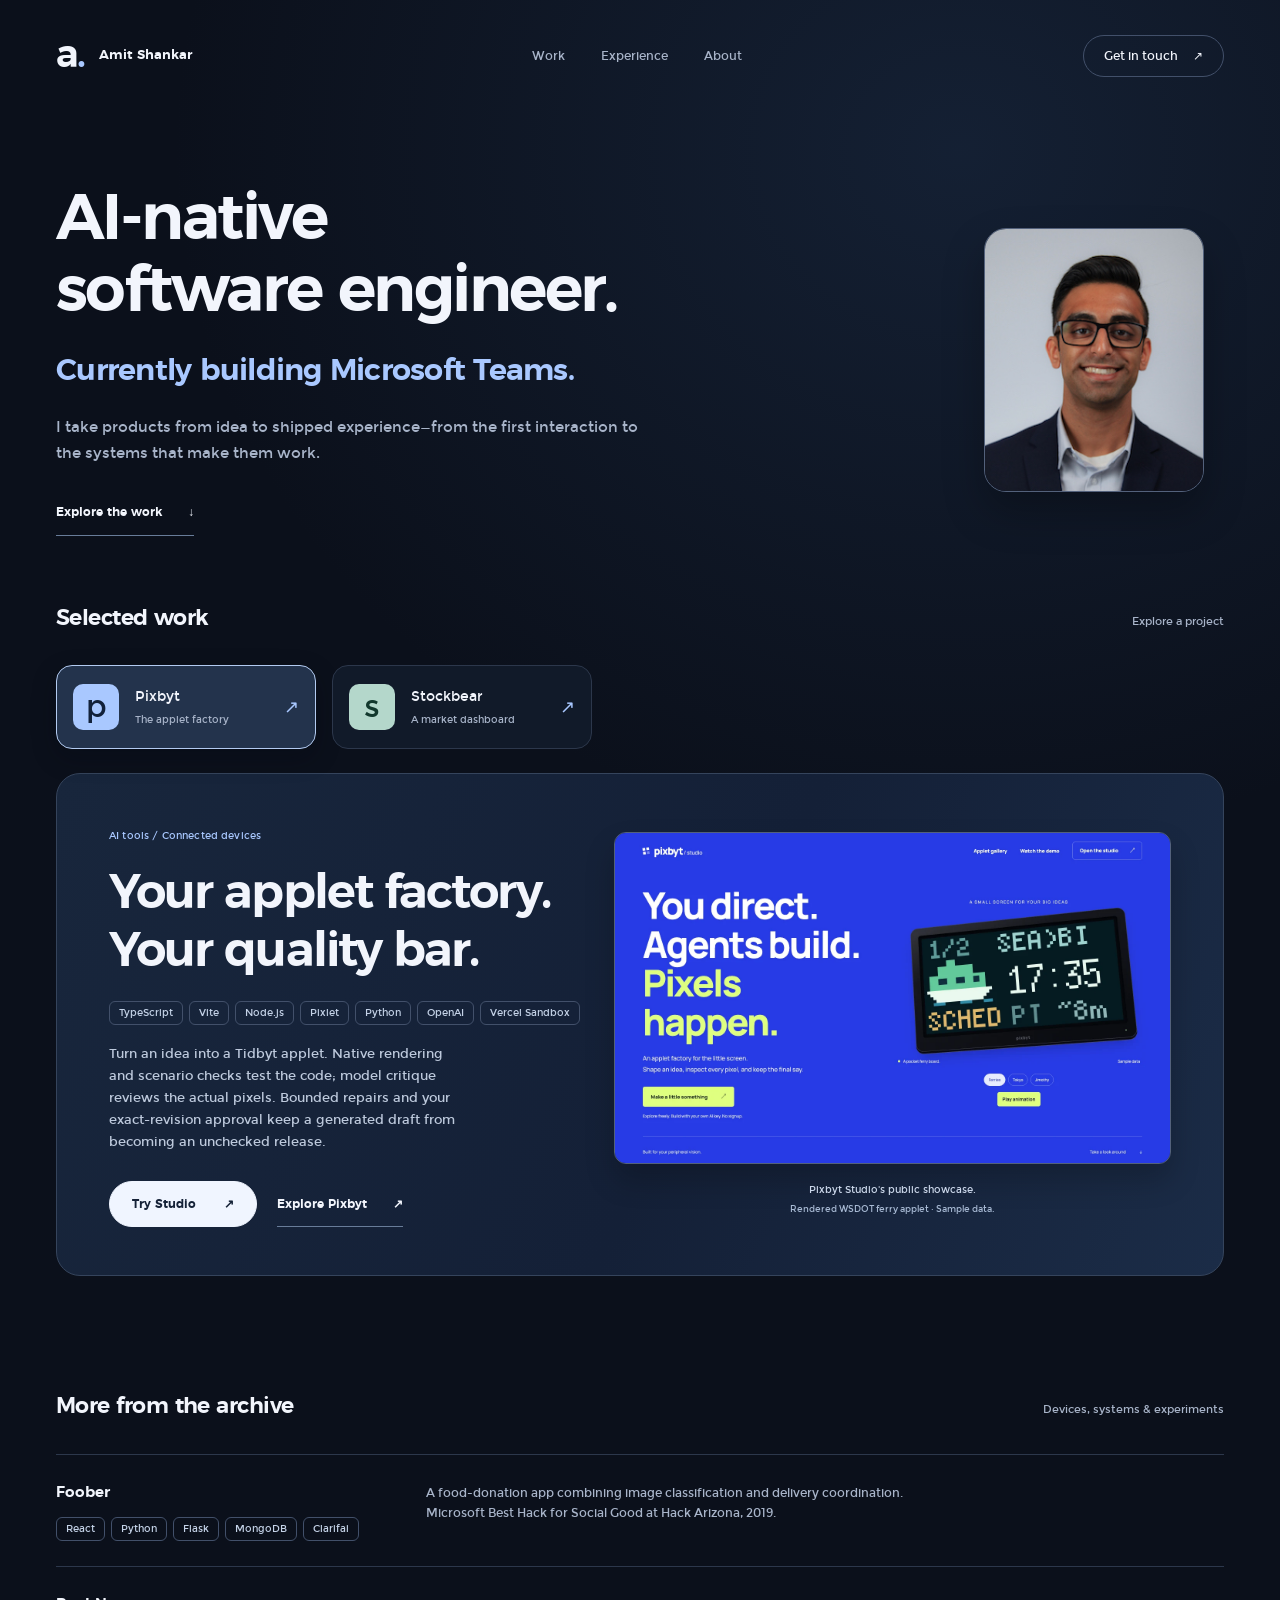
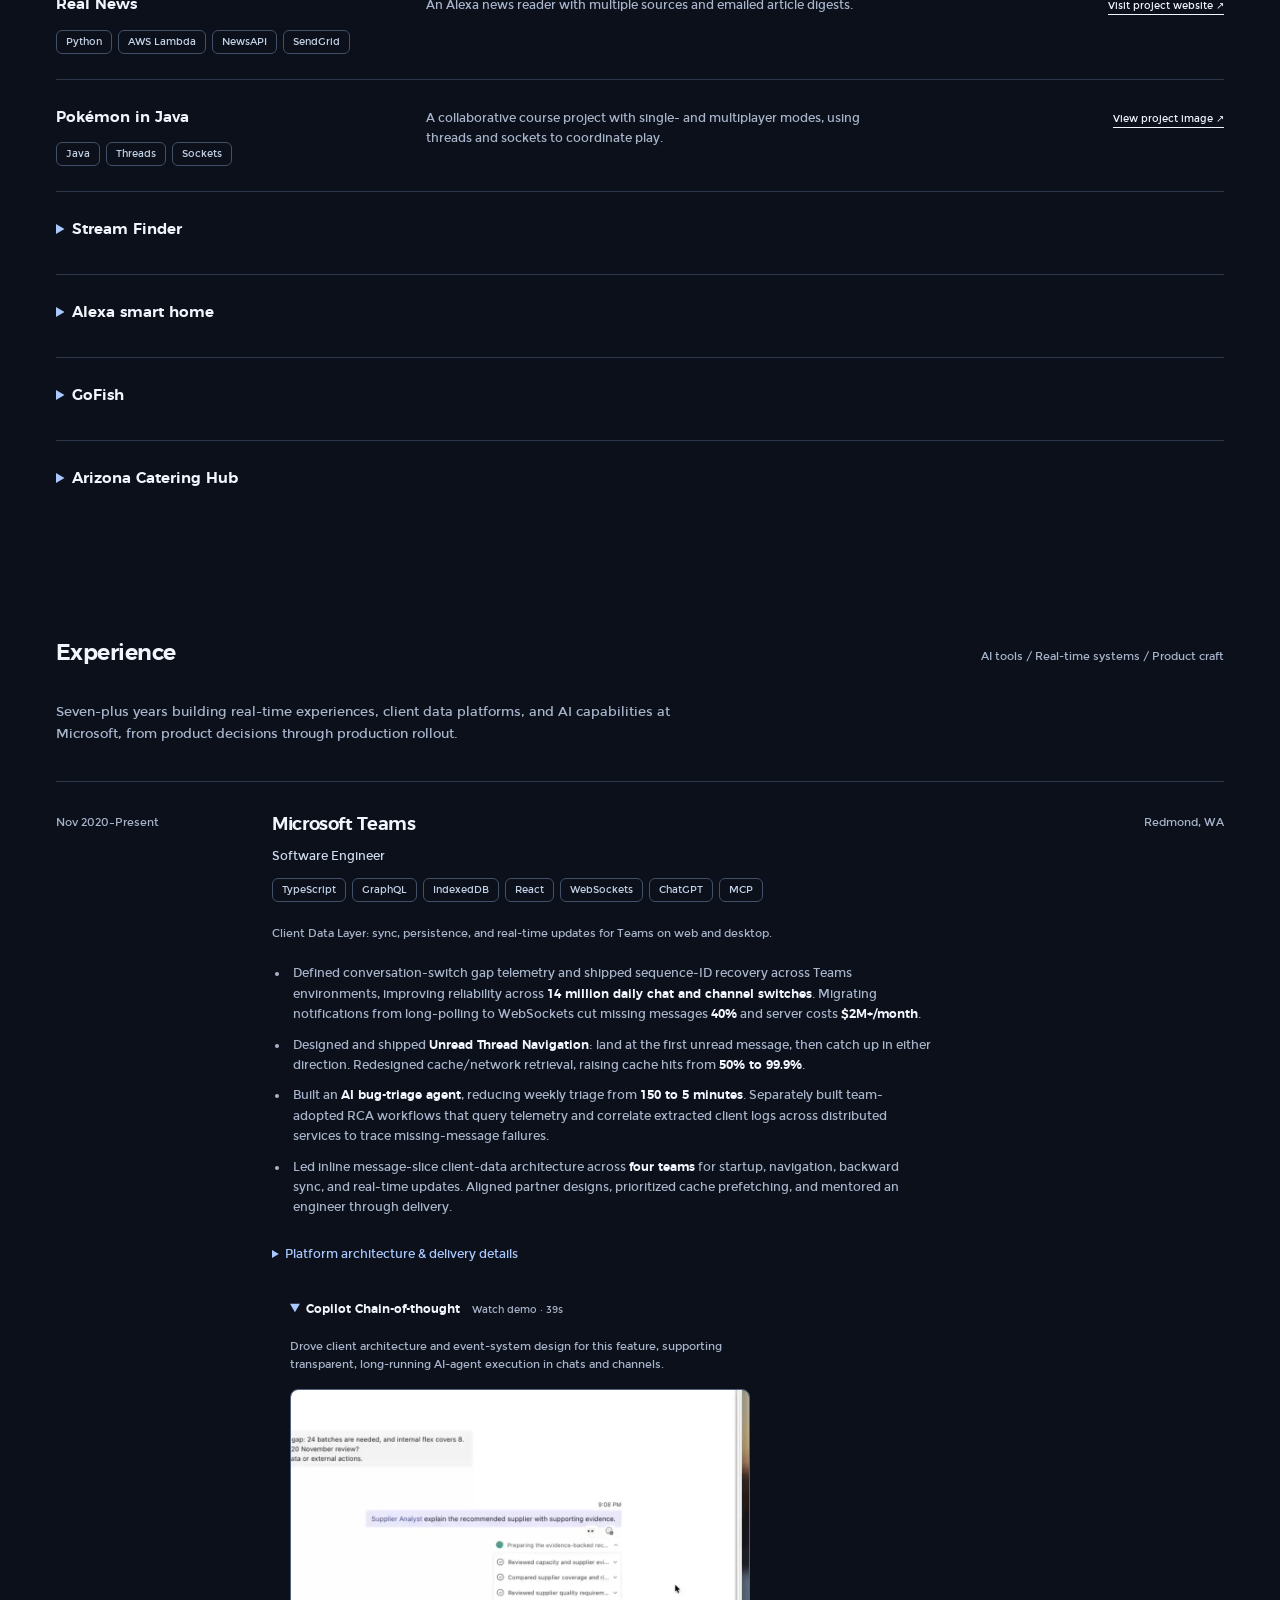
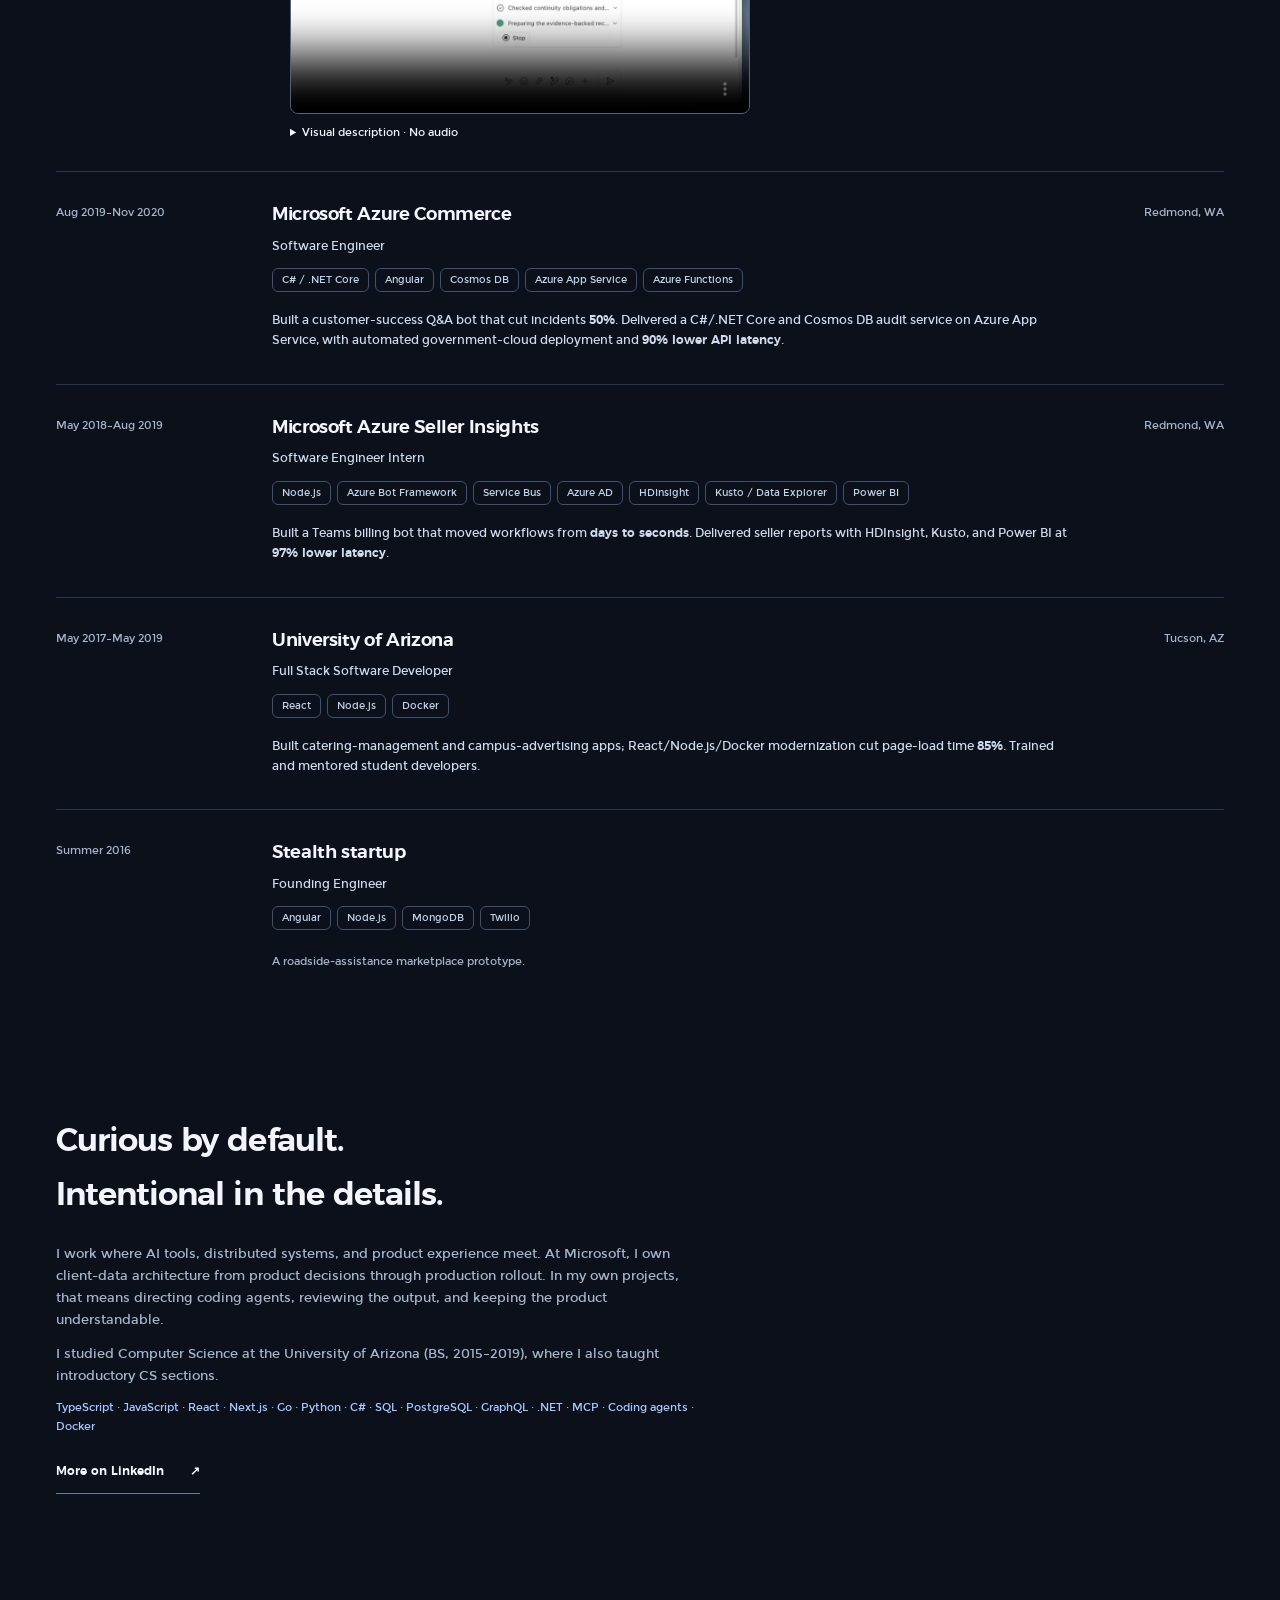
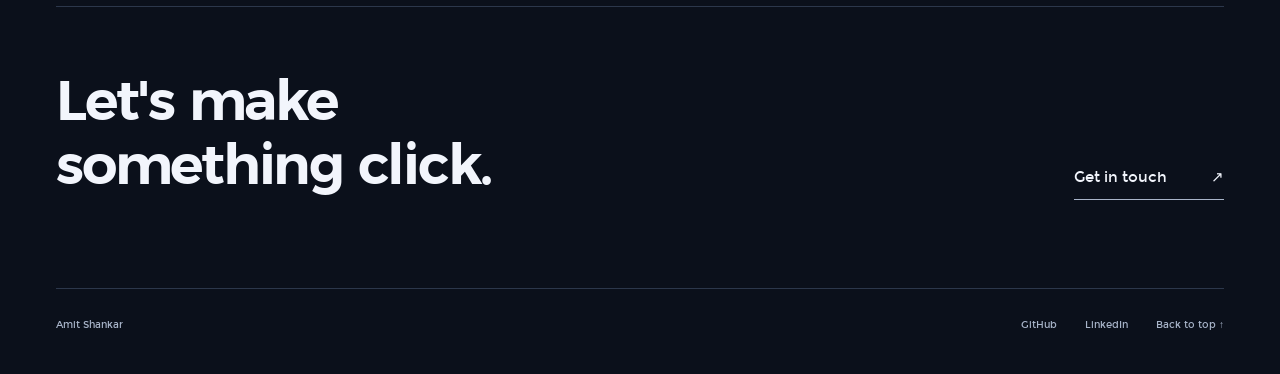
<file: index.html>
<!doctype html>
<html lang="en">
<!--
THESIS: A personal project library, not a wall of résumé claims.
OWN-WORLD: Midnight blue, porcelain type, soft blue depth, and console-like project selection.
STORY: Meet Amit, explore Pixbyt and Stockbear, then discover the earlier work and experience.
FIRST VIEWPORT: Compact navigation, AI-native/Teams positioning with portrait, project selectors, large featured artifact.
FORM: User-pinned minimalist console interface; OuterSignal's product-first clarity, not its assets or claims.
-->
<head>
    <meta charset="utf-8">
    <meta name="viewport" content="width=device-width, initial-scale=1">
    <meta name="theme-color" content="#0b101b">
    <meta name="description" content="Amit Shankar, AI-native software engineer currently building Microsoft Teams. Explore Pixbyt, Stockbear, and work spanning interfaces, AI tools, and distributed systems.">
    <title>Amit Shankar — AI-native software engineer, Microsoft Teams</title>
    <link rel="canonical" href="https://amitshankar97.github.io/">
    <meta property="og:type" content="website">
    <meta property="og:site_name" content="Amit Shankar">
    <meta property="og:title" content="Amit Shankar — AI-native software engineer, Microsoft Teams">
    <meta property="og:description" content="AI-native software engineer, currently building Microsoft Teams. Explore work spanning interfaces, AI tools, and distributed systems.">
    <meta property="og:url" content="https://amitshankar97.github.io/">
    <meta property="og:image" content="https://amitshankar97.github.io/images/social-preview.png">
    <meta property="og:image:alt" content="Amit Shankar's portfolio">
    <meta name="twitter:card" content="summary_large_image">
    <link rel="icon" href="favicon.svg" type="image/svg+xml">
    <link rel="alternate icon" href="favicon.png" type="image/png">
    <link rel="apple-touch-icon" href="apple-touch-icon.png">
    <link rel="stylesheet" href="css/portfolio.css">
    <script src="js/portfolio.js" defer></script>
</head>
<body>
    <a class="skip-link" href="#main">Skip to content</a>
    <header class="site-header">
        <a class="brand" href="index.html" aria-label="Amit Shankar home"><span class="brand-symbol" aria-hidden="true">a<span>.</span></span><span>Amit Shankar</span></a>
        <nav aria-label="Main navigation">
            <a href="#work">Work</a><a href="#experience">Experience</a><a href="#about">About</a>
        </nav>
        <a class="header-contact" href="mailto:amitarunshankar@gmail.com">Get in touch <span aria-hidden="true">↗</span></a>
    </header>
    <main id="main">
        <section class="intro">
            <div class="intro-heading">
                <div class="intro-copy">
                    <h1>AI-native<br>software engineer.<span>Currently building Microsoft Teams.</span></h1>
                    <p>I take products from idea to shipped experience—from the first interaction to the systems that make them work.</p>
                    <a class="quiet-link" href="#work">Explore the work <span aria-hidden="true">↓</span></a>
                </div>
                <img class="hero-portrait" src="images/avatars/amitshankar.png" alt="Amit Shankar" width="250" height="300" fetchpriority="high">
            </div>
        </section>

        <section id="work" class="selected-work" aria-labelledby="work-heading">
            <div class="section-heading"><h2 id="work-heading">Selected work</h2><span>Explore a project</span></div>
            <div class="project-picker" aria-label="Choose a featured project">
                <a class="project-choice selected" href="#pixbyt-feature" data-project="pixbyt-feature"><span class="project-icon pixel-icon" aria-hidden="true">p</span><span>Pixbyt<small>The applet factory</small></span><span class="choice-arrow" aria-hidden="true">↗</span></a>
                <a class="project-choice" href="#stockbear-feature" data-project="stockbear-feature"><span class="project-icon stock-icon" aria-hidden="true">s</span><span>Stockbear<small>A market dashboard</small></span><span class="choice-arrow" aria-hidden="true">↗</span></a>
            </div>
            <article id="pixbyt-feature" class="featured-project">
                <div class="feature-copy">
                    <span class="project-category">AI tools / Connected devices</span>
                    <h3>Your applet factory.<br>Your quality bar.</h3>
                    <ul class="stack-chips" aria-label="Technology stack"><li>TypeScript</li><li>Vite</li><li>Node.js</li><li>Pixlet</li><li>Python</li><li>OpenAI</li><li>Vercel Sandbox</li></ul>
                    <p>Turn an idea into a Tidbyt applet. Native rendering and scenario checks test the code; model critique reviews the actual pixels. Bounded repairs and your exact-revision approval keep a generated draft from becoming an unchecked release.</p>
                    <div class="action-row"><a class="button" href="https://pixbyt-studio.vercel.app/">Try Studio <span aria-hidden="true">↗</span></a><a class="quiet-link" href="pixbyt.html">Explore Pixbyt <span aria-hidden="true">↗</span></a></div>
                </div>
                <figure class="product-capture">
                    <a href="images/projects/pixbyt-studio-desktop.webp"><img src="images/projects/pixbyt-studio-desktop.webp" width="1440" height="856" alt="Pixbyt Studio's public showcase with a rendered WSDOT ferry applet, sample-data label, and animation controls"></a>
                    <figcaption>Pixbyt Studio's public showcase.<span>Rendered WSDOT ferry applet · Sample data.</span></figcaption>
                </figure>
            </article>
            <article id="stockbear-feature" class="featured-project stockbear-feature">
                <div class="feature-copy">
                    <span class="project-category">Web application / Finance</span>
                    <h3>A different lens<br>on the market.</h3>
                    <ul class="stack-chips" aria-label="Technology stack"><li>TypeScript</li><li>Next.js</li><li>React</li><li>Recharts</li><li>Zod</li><li>Vercel</li></ul>
                    <p>A research dashboard with saved, sortable watchlists, ticker charts, and server-rendered return comparisons on shared trading dates. Data source and freshness stay explicit.</p>
                    <p class="demo-disclosure">Synthetic demo — not market data or investment advice.</p>
                    <div class="action-row"><a class="button" href="https://stockbear.vercel.app/">Try synthetic demo <span aria-hidden="true">↗</span></a><a class="quiet-link" href="stockbear.html">Explore Stockbear <span aria-hidden="true">↗</span></a></div>
                </div>
                <figure class="product-capture"><a href="images/projects/stockbear-desktop.webp"><img src="images/projects/stockbear-desktop.webp" width="1440" height="1644" loading="lazy" alt="Stockbear production demo showing a generated AAPL price chart, SPY comparison control, return, volatility, and drawdown"></a><figcaption>Actual public Stockbear interface.<span>Synthetic demo — not market data or investment advice.</span></figcaption></figure>
            </article>
        </section>

        <section class="earlier-work" aria-labelledby="earlier-heading">
            <div class="section-heading"><h2 id="earlier-heading">More from the archive</h2><span>Devices, systems &amp; experiments</span></div>
            <div class="project-list">
                <article><div><h3>Foober</h3><ul class="stack-chips" aria-label="Technology stack"><li>React</li><li>Python</li><li>Flask</li><li>MongoDB</li><li>Clarifai</li></ul></div><p>A food-donation app combining image classification and delivery coordination. Microsoft Best Hack for Social Good at Hack Arizona, 2019.</p></article>
                <article><div><h3>Real News</h3><ul class="stack-chips" aria-label="Technology stack"><li>Python</li><li>AWS Lambda</li><li>NewsAPI</li><li>SendGrid</li></ul></div><p>An Alexa news reader with multiple sources and emailed article digests.</p><a href="https://realnewsapp.github.io/">Visit project website <span aria-hidden="true">↗</span></a></article>
                <article><div><h3>Pokémon in Java</h3><ul class="stack-chips" aria-label="Technology stack"><li>Java</li><li>Threads</li><li>Sockets</li></ul></div><p>A collaborative course project with single- and multiplayer modes, using threads and sockets to coordinate play.</p><a href="images/portfolio/gallery/pokemon.png">View project image <span aria-hidden="true">↗</span></a></article>
                <article class="collapsed-project"><details><summary><h3>Stream Finder</h3></summary><div class="archive-entry"><ul class="stack-chips" aria-label="Technology stack"><li>Python</li><li>Alexa</li><li>AWS Lambda</li><li>JustWatch API</li></ul><p>An Alexa skill for finding where a show is available to stream or checking a specific service.</p><a href="https://github.com/amitshankar97/StreamFinder">View public source <span aria-hidden="true">↗</span></a></div></details></article>
                <article class="collapsed-project"><details><summary><h3>Alexa smart home</h3></summary><div class="archive-entry"><ul class="stack-chips" aria-label="Technology stack"><li>Python</li><li>Node.js</li><li>Alexa</li><li>AWS Lambda</li></ul><p>A custom Alexa skill connecting a local server and device APIs to control Roku and Bose devices.</p><a href="images/portfolio/alexa-project_red@2x.png">View project image <span aria-hidden="true">↗</span></a></div></details></article>
                <article class="collapsed-project"><details><summary><h3>GoFish</h3></summary><div class="archive-entry"><ul class="stack-chips" aria-label="Technology stack"><li>Java</li><li>Client-server messaging</li><li>Object serialization</li></ul><p>A networked card game using a dealer server, message passing, and serialized objects to coordinate players.</p><a href="images/portfolio/goFish.png">View project image <span aria-hidden="true">↗</span></a></div></details></article>
                <article class="collapsed-project"><details><summary><h3>Arizona Catering Hub</h3></summary><div class="archive-entry"><ul class="stack-chips" aria-label="Technology stack"><li>PHP</li><li>JavaScript</li><li>Bootstrap</li></ul><p>An order dashboard for the University of Arizona's catering team, with progress checklists and event logistics in one place.</p><a class="archive-image" href="images/portfolio/gallery/g-catering.png" aria-label="View Arizona Catering Hub dashboard screenshot"><img src="images/portfolio/gallery/g-catering.png" alt="Arizona Catering Hub dashboard showing order progress checklists and event logistics" loading="lazy" width="1050" height="578"></a></div></details></article>
            </div>
        </section>

        <section id="experience" class="experience" aria-labelledby="experience-heading">
            <div class="section-heading"><h2 id="experience-heading">Experience</h2><span>AI tools / Real-time systems / Product craft</span></div>
            <p class="section-intro">Seven-plus years building real-time experiences, client data platforms, and AI capabilities at Microsoft, from product decisions through production rollout.</p>
            <div class="experience-row"><span>Nov 2020–Present</span><div><h3>Microsoft Teams</h3><p>Software Engineer</p><ul class="stack-chips" aria-label="Technology stack"><li>TypeScript</li><li>GraphQL</li><li>IndexedDB</li><li>React</li><li>WebSockets</li><li>ChatGPT</li><li>MCP</li></ul><small>Client Data Layer: sync, persistence, and real-time updates for Teams on web and desktop.</small>
                <ul class="impact-list">
                    <li>Defined conversation-switch gap telemetry and shipped sequence-ID recovery across Teams environments, improving reliability across <strong>14 million daily chat and channel switches</strong>. Migrating notifications from long-polling to WebSockets cut missing messages <strong>40%</strong> and server costs <strong>$2M+/month</strong>.</li>
                    <li>Designed and shipped <strong>Unread Thread Navigation</strong>: land at the first unread message, then catch up in either direction. Redesigned cache/network retrieval, raising cache hits from <strong>50% to 99.9%</strong>.</li>
                    <li>Built an <strong>AI bug-triage agent</strong>, reducing weekly triage from <strong>150 to 5 minutes</strong>. Separately built team-adopted RCA workflows that query telemetry and correlate extracted client logs across distributed services to trace missing-message failures.</li>
                    <li>Led inline message-slice client-data architecture across <strong>four teams</strong> for startup, navigation, backward sync, and real-time updates. Aligned partner designs, prioritized cache prefetching, and mentored an engineer through delivery.</li>
                </ul>
                <details class="experience-depth">
                    <summary>Platform architecture &amp; delivery details</summary>
                    <p>The TypeScript/GraphQL Client Data Layer runs in a worker thread on web and desktop. It handles sync, IndexedDB persistence, and real-time updates so the React client can keep its main thread responsive.</p>
                    <ul class="impact-list">
                        <li>Designed and built the polling-to-push platform from the ground up, then onboarded Policies, Calendar, and pinned channels. Near-real-time updates replaced repetitive fetches, reducing network calls and cost by <strong>up to 95% on some endpoints</strong>.</li>
                        <li><strong>Proposed, not shipped:</strong> used unread-distance telemetry to propose a threshold-based latest-message view with a Copilot catch-up card and jump to last read, especially for busy channels.</li>
                        <li>Cut in-memory database read latency <strong>95%</strong> through seek optimization. Delivered threaded-chat sync, deep-link pagination fixes, and startup improvements with partner teams.</li>
                        <li>Built LRU pruning and redesigned installed-app caching with partner engineers, cutting P99 memory roughly <strong>95%</strong> and P95 roughly <strong>80%</strong>.</li>
                        <li>Shipped a wiki-grounded ChatGPT support bot in 2023, prototyped Swagger-to-tool generation for Group Copilot, and taught teammates coding-agent and MCP workflows.</li>
                    </ul>
                </details>
                <details id="copilot-demo" class="experience-demo" open>
                    <summary><h4 id="copilot-demo-heading">Copilot Chain-of-thought</h4><span>Watch demo · 39s</span></summary>
                    <p id="copilot-demo-caption">Drove client architecture and event-system design for this feature, supporting transparent, long-running AI-agent execution in chats and channels.</p>
                    <video controls playsinline preload="metadata" poster="media/copilot/poster.webp" width="1018" height="720" aria-labelledby="copilot-demo-heading" aria-describedby="copilot-demo-caption">
                        <source src="media/copilot/chain-of-thought-demo.mp4" type="video/mp4">
                        Your browser does not support this recording. A visual description follows below.
                    </video>
                    <details class="experience-demo-description"><summary>Visual description · No audio</summary><p>In this silent, 39-second fictional planning scenario, a user asks a Copilot agent for a recommendation with supporting evidence. The interface displays progress updates and completed steps, followed by a response with citations and conditions. A follow-up asks for an interactive comparison; a compact card appears in the thread and opens into a larger interactive view.</p></details>
                </details>
            </div><span>Redmond, WA</span></div>
            <div class="experience-row"><span>Aug 2019–Nov 2020</span><div><h3>Microsoft Azure Commerce</h3><p>Software Engineer</p><ul class="stack-chips" aria-label="Technology stack"><li>C# / .NET Core</li><li>Angular</li><li>Cosmos DB</li><li>Azure App Service</li><li>Azure Functions</li></ul><p>Built a customer-success Q&amp;A bot that cut incidents <strong>50%</strong>. Delivered a C#/.NET Core and Cosmos DB audit service on Azure App Service, with automated government-cloud deployment and <strong>90% lower API latency</strong>.</p></div><span>Redmond, WA</span></div>
            <div class="experience-row"><span>May 2018–Aug 2019</span><div><h3>Microsoft Azure Seller Insights</h3><p>Software Engineer Intern</p><ul class="stack-chips" aria-label="Technology stack"><li>Node.js</li><li>Azure Bot Framework</li><li>Service Bus</li><li>Azure AD</li><li>HDInsight</li><li>Kusto / Data Explorer</li><li>Power BI</li></ul><p>Built a Teams billing bot that moved workflows from <strong>days to seconds</strong>. Delivered seller reports with HDInsight, Kusto, and Power BI at <strong>97% lower latency</strong>.</p></div><span>Redmond, WA</span></div>
            <div class="experience-row"><span>May 2017–May 2019</span><div><h3>University of Arizona</h3><p>Full Stack Software Developer</p><ul class="stack-chips" aria-label="Technology stack"><li>React</li><li>Node.js</li><li>Docker</li></ul><p>Built catering-management and campus-advertising apps; React/Node.js/Docker modernization cut page-load time <strong>85%</strong>. Trained and mentored student developers.</p></div><span>Tucson, AZ</span></div>
            <div class="experience-row"><span>Summer 2016</span><div><h3>Stealth startup</h3><p>Founding Engineer</p><ul class="stack-chips" aria-label="Technology stack"><li>Angular</li><li>Node.js</li><li>MongoDB</li><li>Twilio</li></ul><small>A roadside-assistance marketplace prototype.</small></div><span></span></div>
        </section>
        <section id="about" class="about" aria-labelledby="about-heading">
            <div><h2 id="about-heading">Curious by default.<br>Intentional in the details.</h2><p>I work where AI tools, distributed systems, and product experience meet. At Microsoft, I own client-data architecture from product decisions through production rollout. In my own projects, that means directing coding agents, reviewing the output, and keeping the product understandable.</p><p>I studied Computer Science at the University of Arizona (BS, 2015–2019), where I also taught introductory CS sections.</p><p class="skills">TypeScript · JavaScript · React · Next.js · Go · Python · C# · SQL · PostgreSQL · GraphQL · .NET · MCP · Coding agents · Docker</p><a class="quiet-link" href="https://www.linkedin.com/in/amit-a-shankar/">More on LinkedIn <span aria-hidden="true">↗</span></a></div>
        </section>
        <section class="contact"><h2>Let's make<br>something click.</h2><a href="mailto:amitarunshankar@gmail.com">Get in touch <span aria-hidden="true">↗</span></a></section>
    </main>
    <footer><span>Amit Shankar</span><div><a href="https://github.com/amitshankar97">GitHub</a><a href="https://www.linkedin.com/in/amit-a-shankar/">LinkedIn</a><a href="#main">Back to top ↑</a></div></footer>
</body>
</html>
</file>
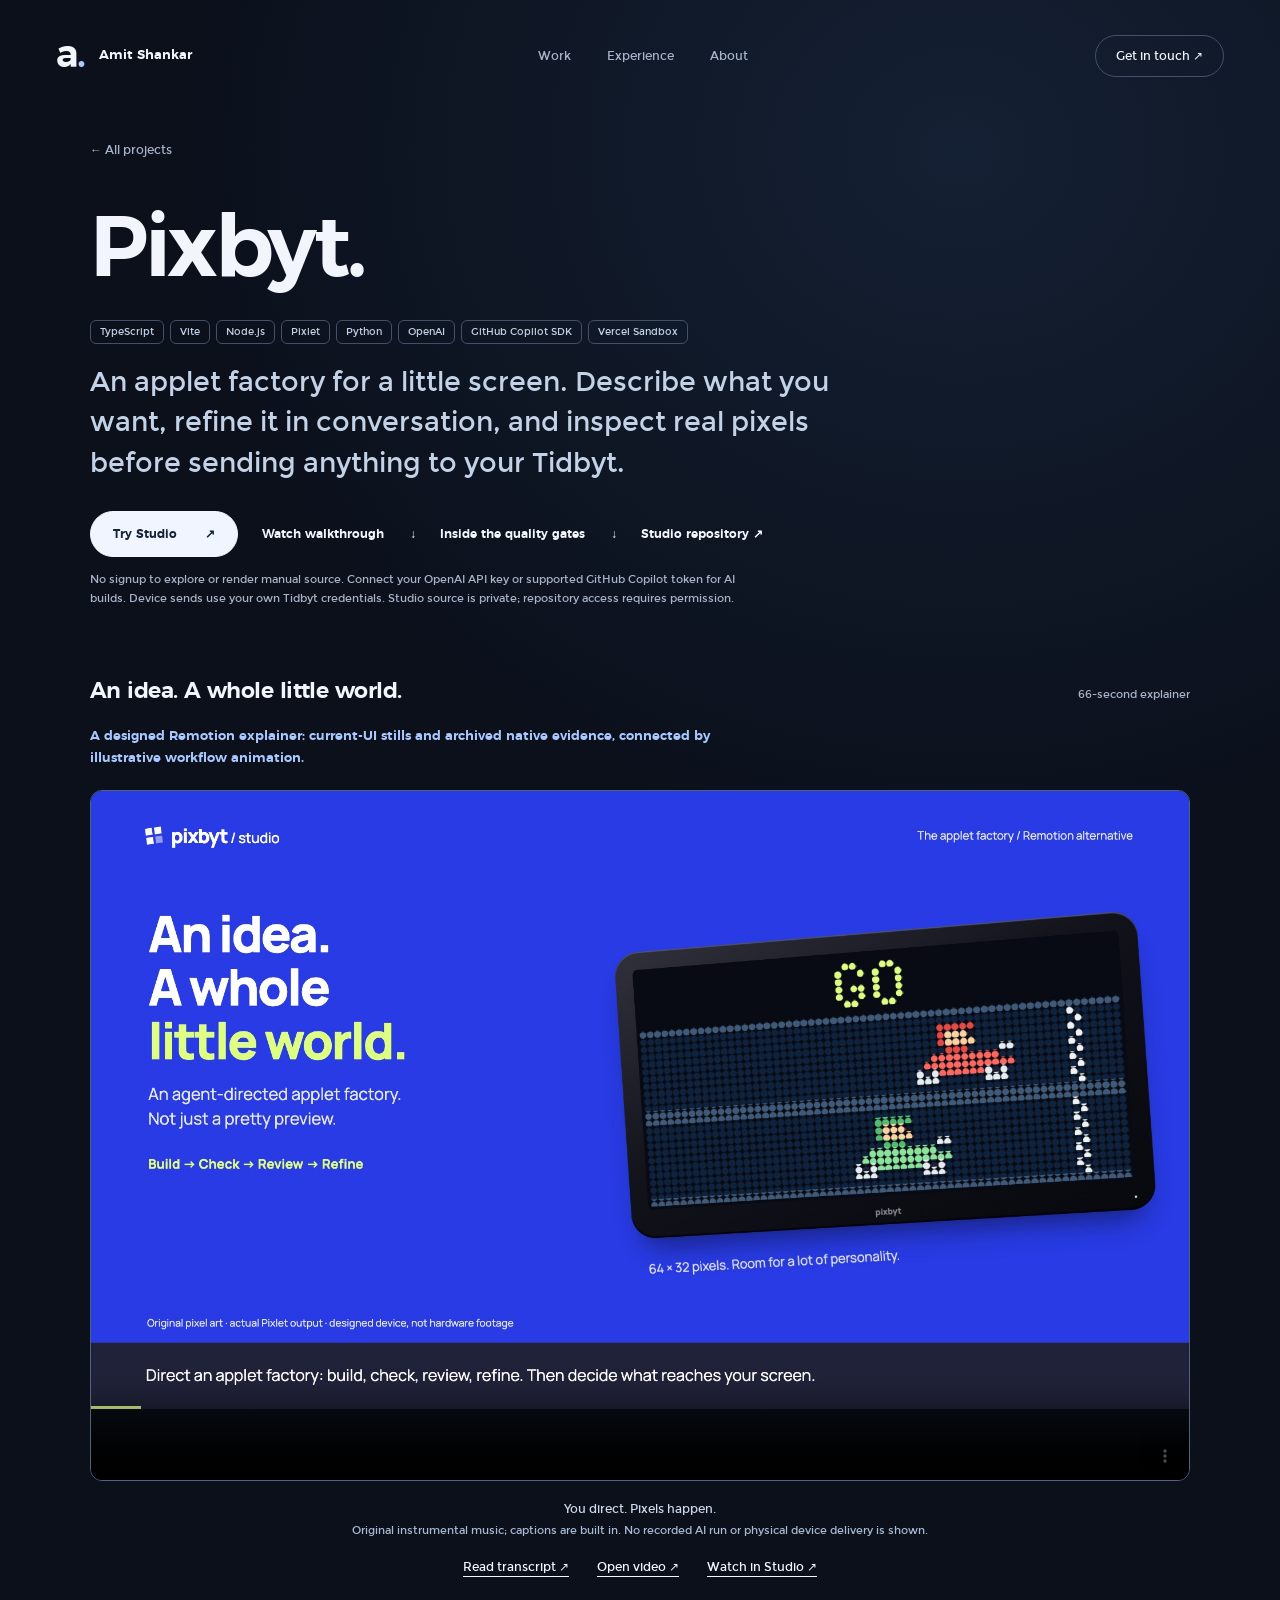
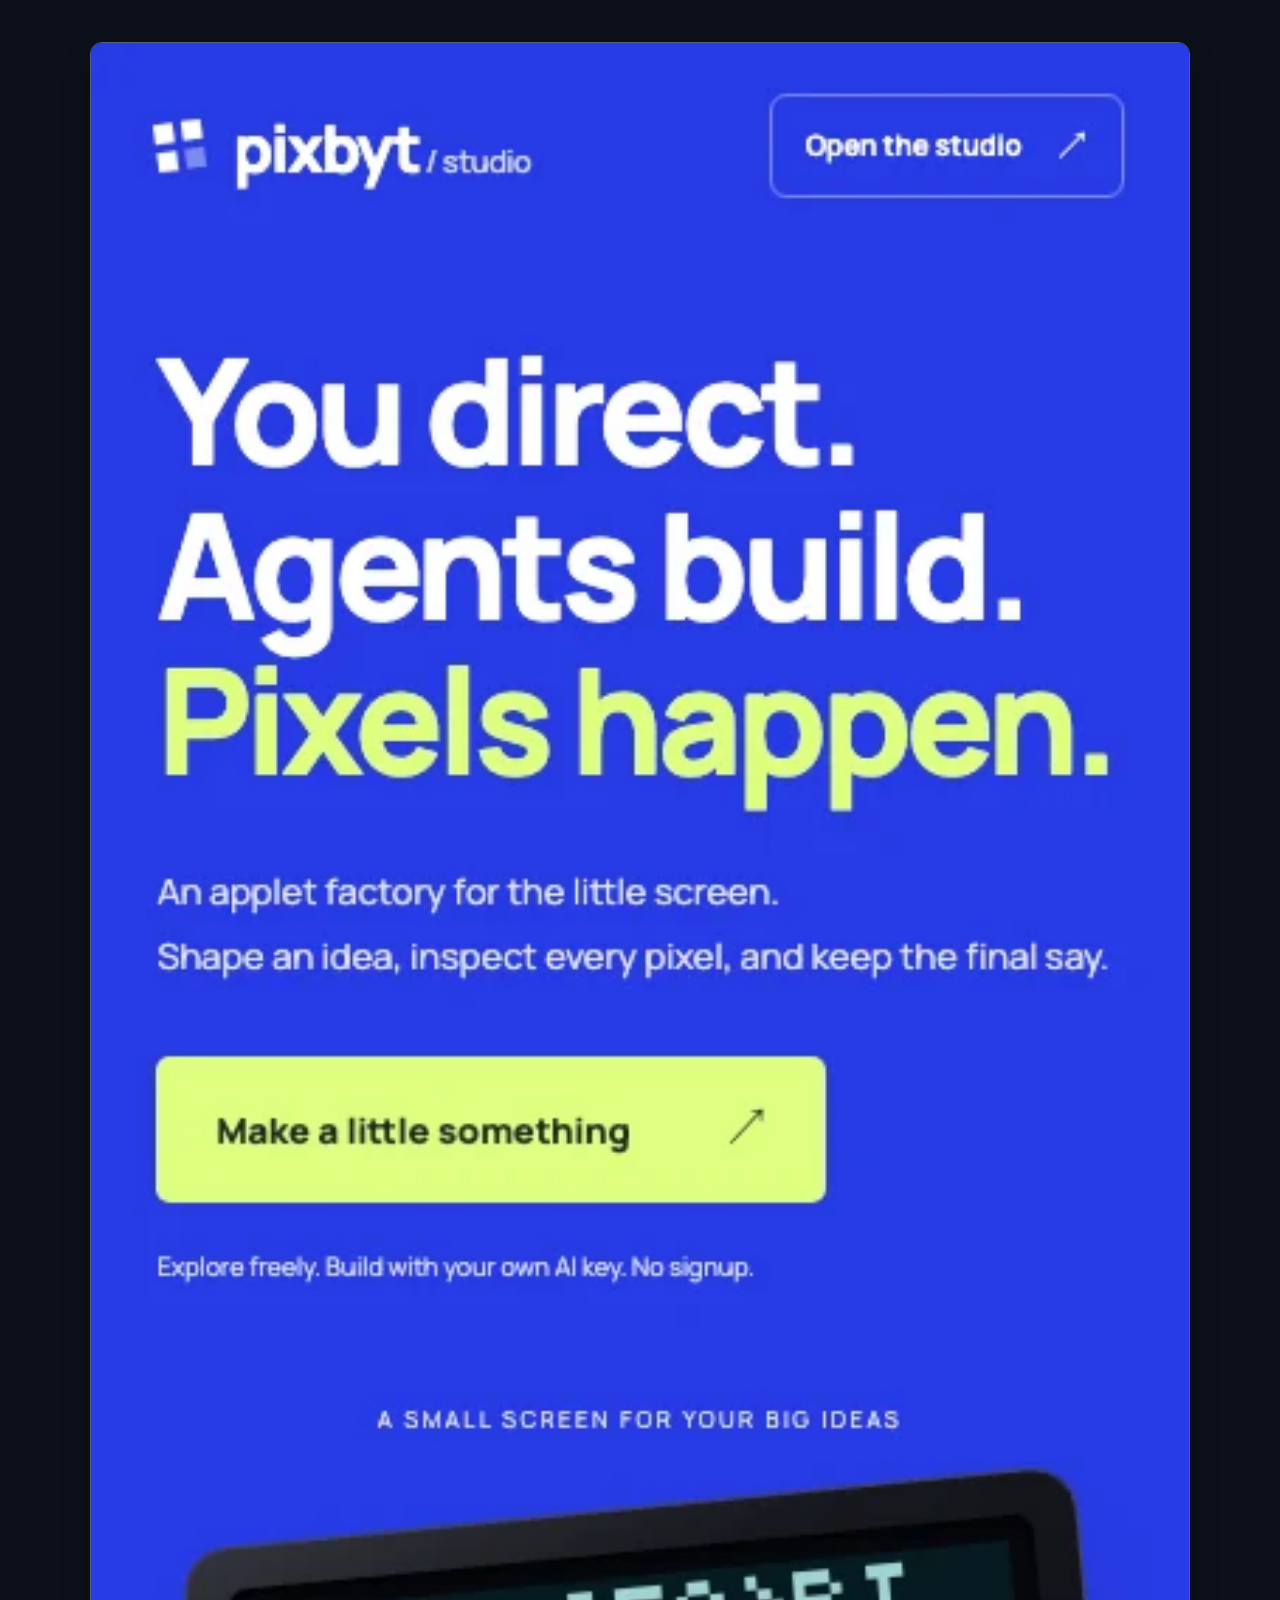
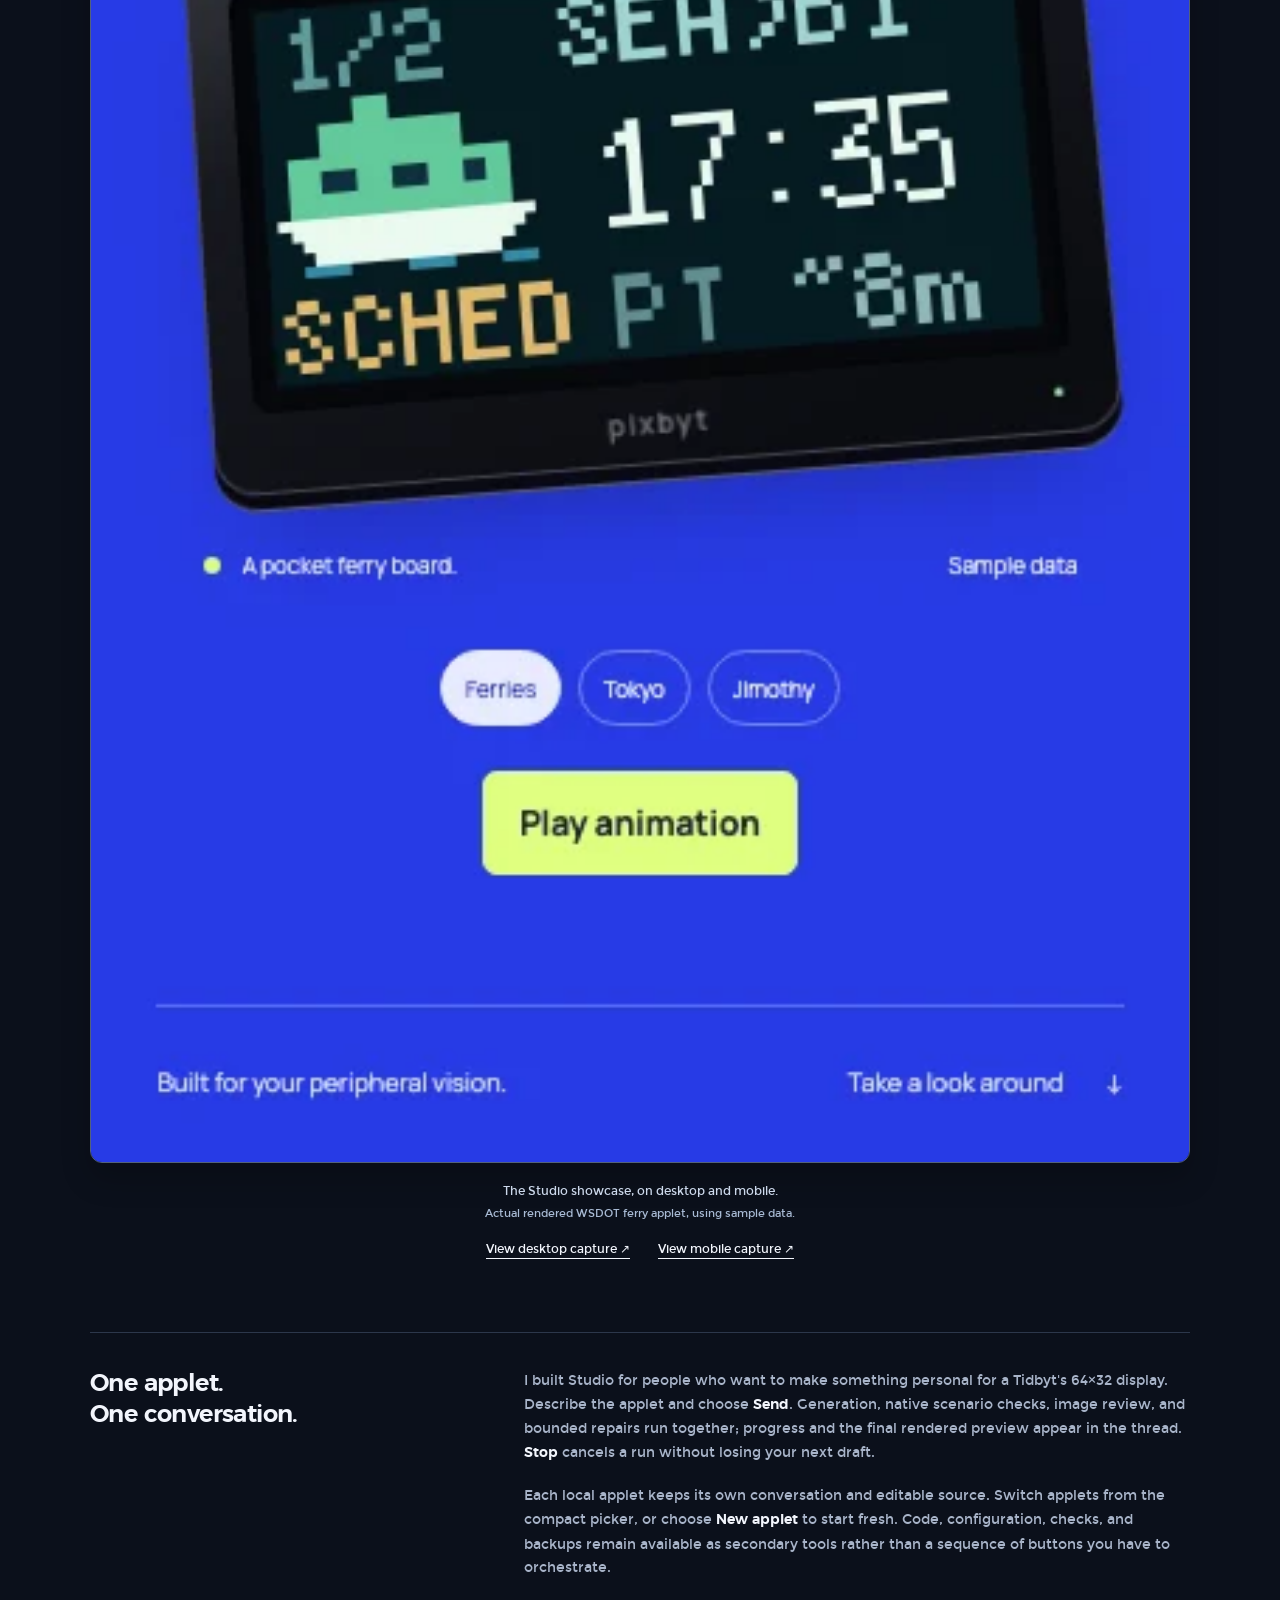
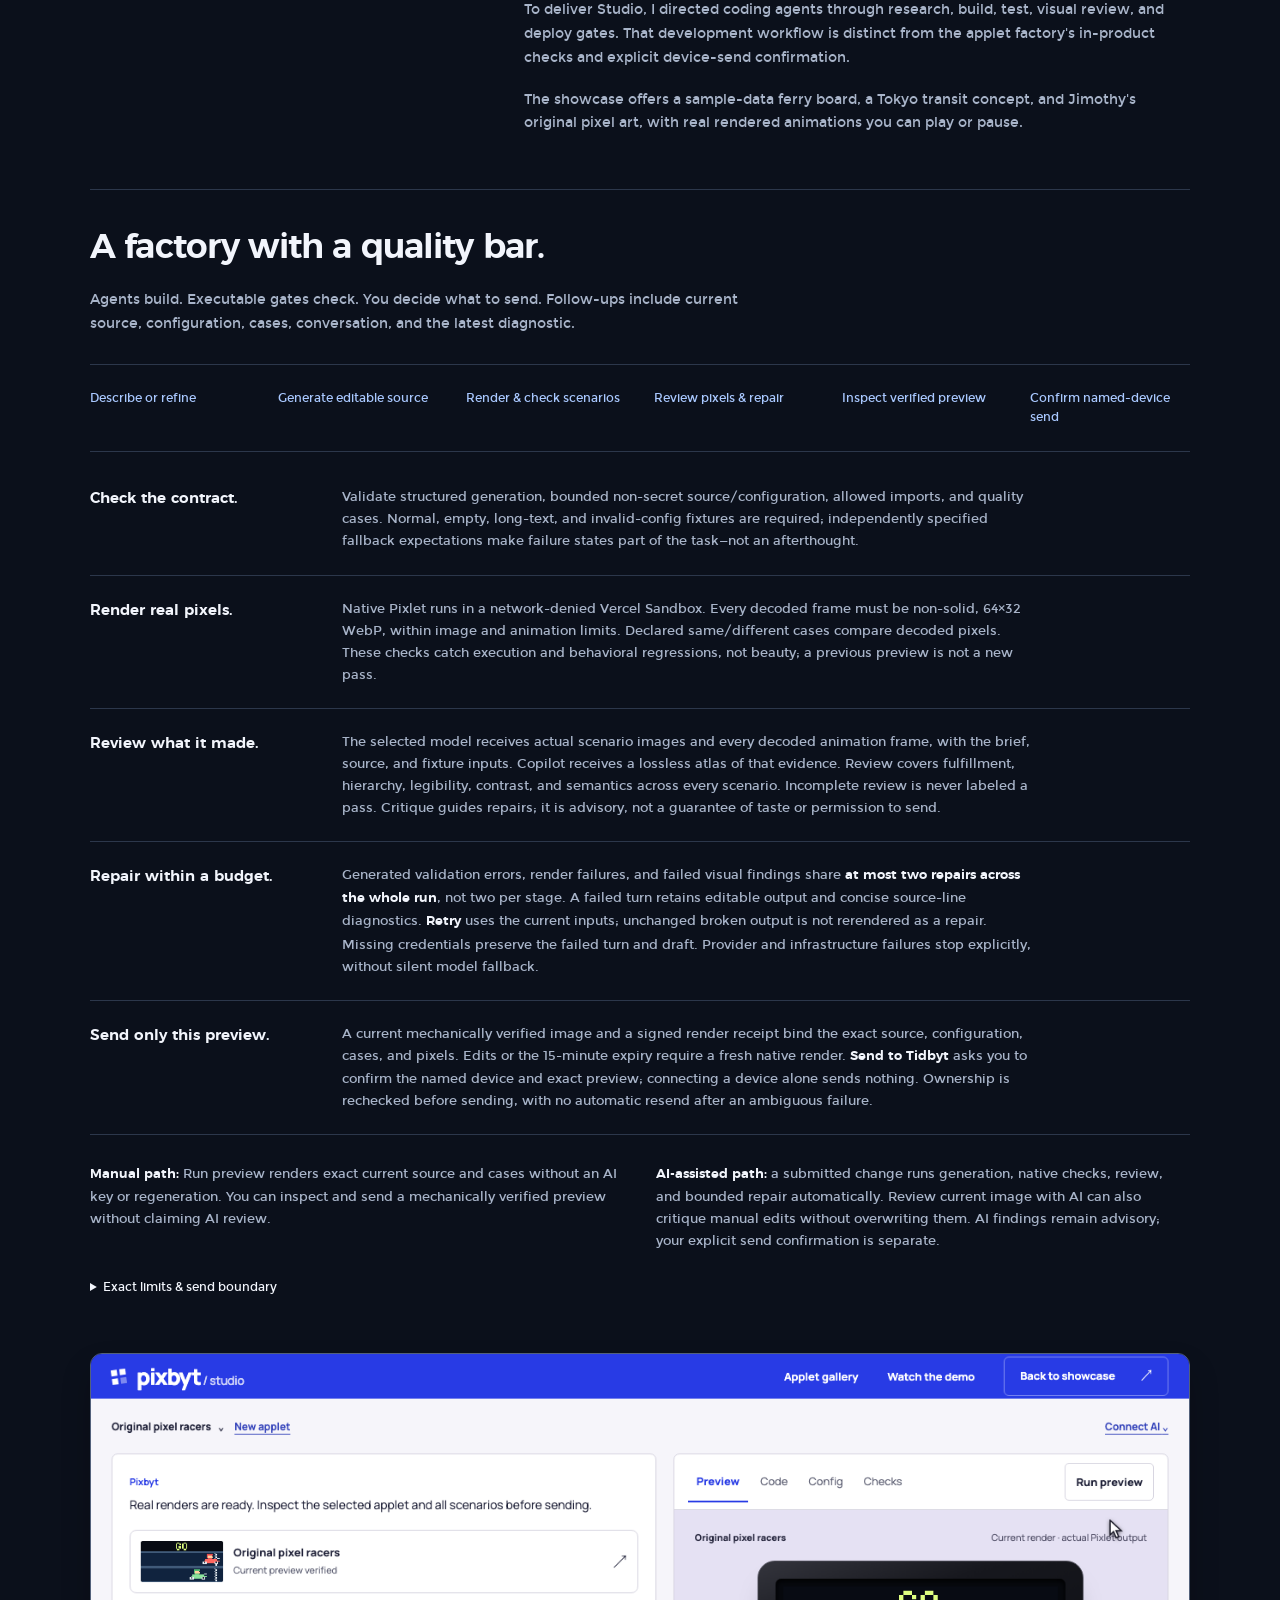
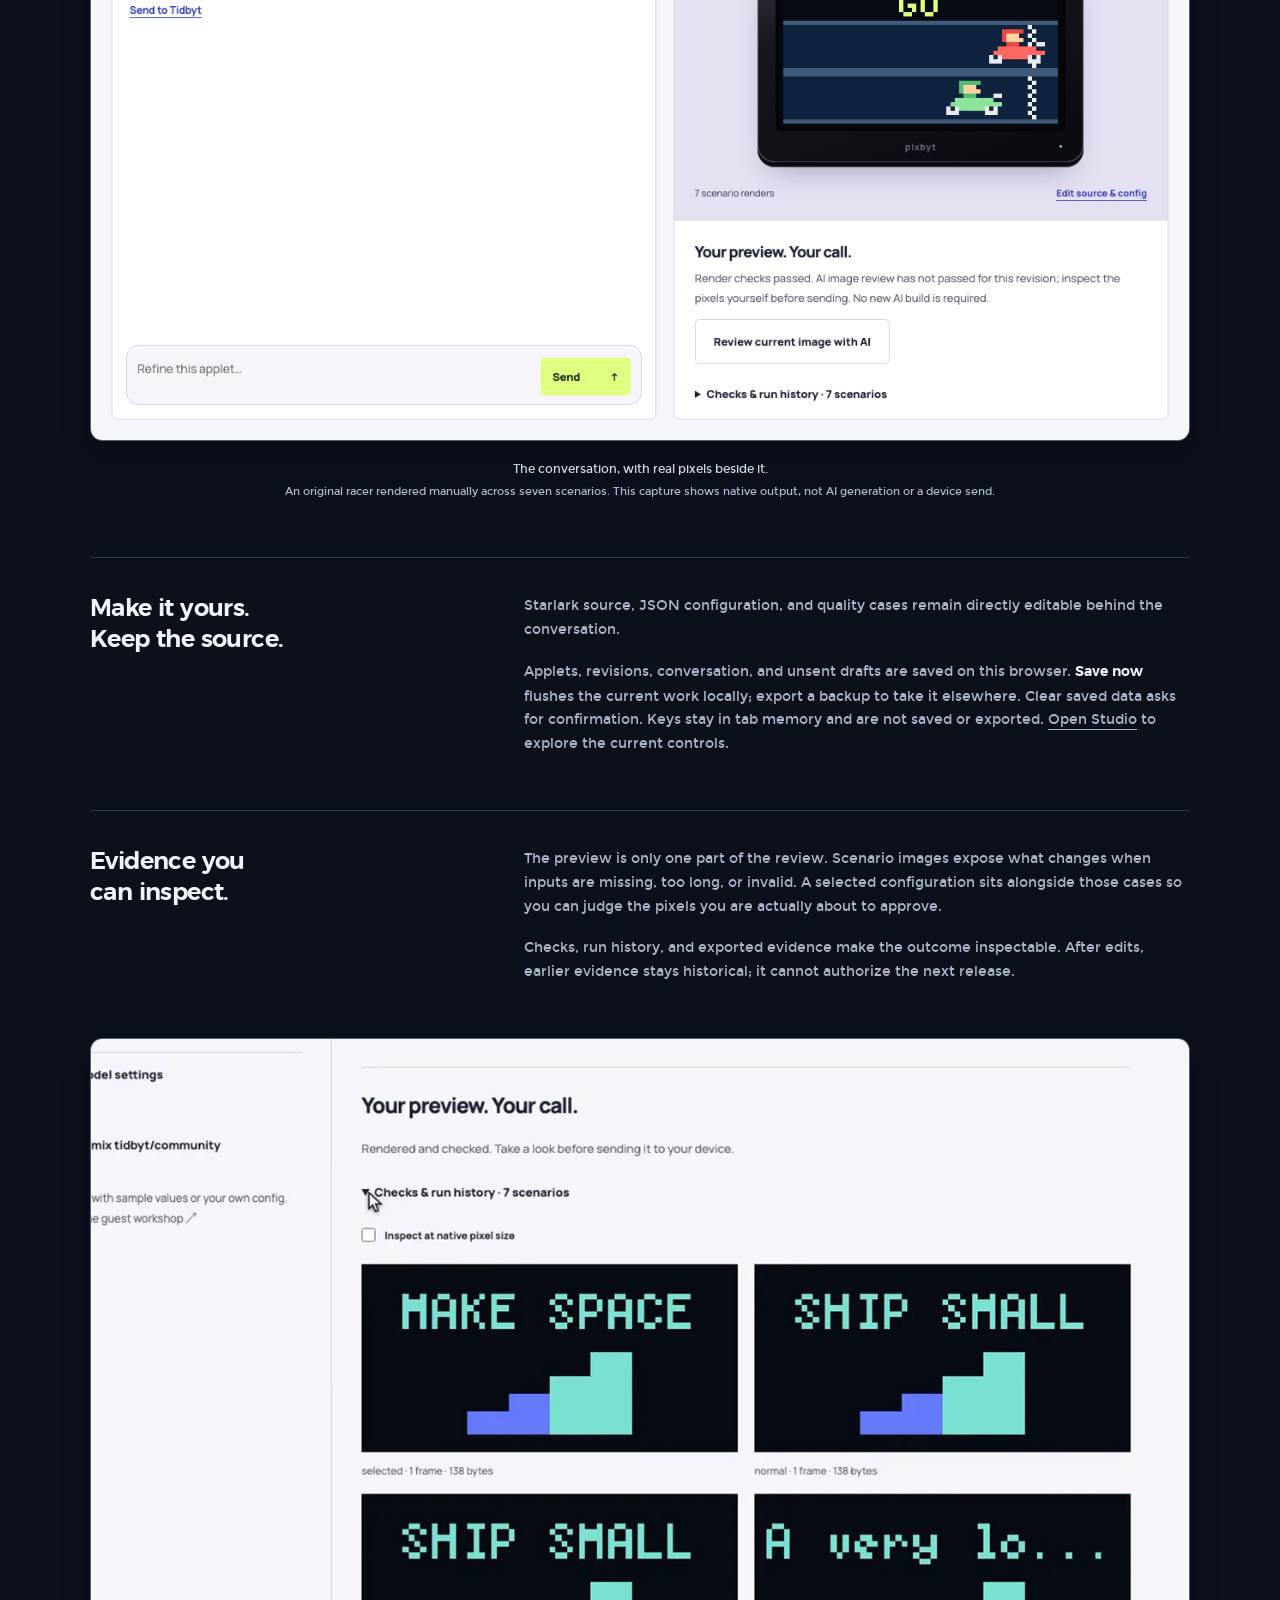
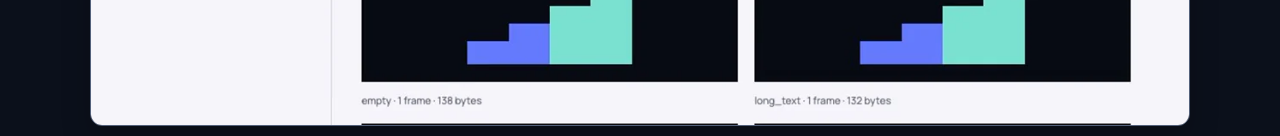
<file: pixbyt.html>
<!doctype html>
<html lang="en">
<head>
    <meta charset="utf-8"><meta name="viewport" content="width=device-width, initial-scale=1"><meta name="theme-color" content="#0b101b">
    <meta name="description" content="Inside Pixbyt's conversational applet factory: OpenAI or GitHub Copilot, native Pixlet scenario checks, actual-pixel critique, bounded repairs, and an explicit send to your Tidbyt.">
    <title>Pixbyt — Amit Shankar</title>
    <link rel="canonical" href="https://amitshankar97.github.io/pixbyt.html">
    <meta property="og:type" content="website"><meta property="og:site_name" content="Amit Shankar">
    <meta property="og:title" content="Pixbyt Studio — Amit Shankar">
    <meta property="og:description" content="One applet, one conversation. Generate, render, inspect real pixels, and explicitly send the verified preview to your Tidbyt.">
    <meta property="og:url" content="https://amitshankar97.github.io/pixbyt.html">
    <meta property="og:image" content="https://amitshankar97.github.io/images/projects/pixbyt-studio-desktop.webp">
    <meta property="og:image:alt" content="Pixbyt Studio's public showcase with a WSDOT ferry applet labeled Sample data">
    <meta name="twitter:card" content="summary_large_image">
    <link rel="icon" href="favicon.svg" type="image/svg+xml"><link rel="alternate icon" href="favicon.png" type="image/png"><link rel="apple-touch-icon" href="apple-touch-icon.png"><link rel="stylesheet" href="css/portfolio.css">
    <style>
        .pixbyt-explainer{container-type:inline-size}
        /* Reserve native controls below the film's burned-in captions. */
        .project-walkthrough .pixbyt-explainer video{height:calc(56.25cqw + 72px);object-fit:contain;object-position:top}
    </style>
</head>
<body>
    <a class="skip-link" href="#main">Skip to content</a>
    <header class="site-header"><a class="brand" href="index.html"><span class="brand-symbol" aria-hidden="true">a<span>.</span></span><span>Amit Shankar</span></a><nav aria-label="Main navigation"><a href="index.html#work">Work</a><a href="index.html#experience">Experience</a><a href="index.html#about">About</a></nav><a class="header-contact" href="mailto:amitarunshankar@gmail.com">Get in touch ↗</a></header>
    <main id="main" class="project-main">
        <a class="back-link" href="index.html#pixbyt-feature">← All projects</a>
        <section class="project-hero"><h1>Pixbyt.</h1><ul class="stack-chips" aria-label="Technology stack"><li>TypeScript</li><li>Vite</li><li>Node.js</li><li>Pixlet</li><li>Python</li><li>OpenAI</li><li>GitHub Copilot SDK</li><li>Vercel Sandbox</li></ul><p class="lead">An applet factory for a little screen. Describe what you want, refine it in conversation, and inspect real pixels before sending anything to your Tidbyt.</p><div class="project-actions"><a class="button" href="https://pixbyt-studio.vercel.app/">Try Studio <span aria-hidden="true">↗</span></a><a class="quiet-link" href="#walkthrough">Watch walkthrough <span aria-hidden="true">↓</span></a><a class="quiet-link" href="#quality-gates">Inside the quality gates <span aria-hidden="true">↓</span></a><a class="quiet-link" href="https://github.com/amitshankar97/pixbyt-studio">Studio repository ↗</a></div><p class="source-note">No signup to explore or render manual source. Connect your OpenAI API key or supported GitHub Copilot token for AI builds. Device sends use your own Tidbyt credentials. Studio source is private; repository access requires permission.</p></section>
        <section id="walkthrough" class="project-walkthrough" aria-labelledby="walkthrough-heading">
            <div class="section-heading"><h2 id="walkthrough-heading">An idea. A whole little world.</h2><span>66-second explainer</span></div>
            <p id="walkthrough-disclosure" class="demo-disclosure">A designed Remotion explainer: current-UI stills and archived native evidence, connected by illustrative workflow animation.</p>
            <figure class="product-capture case-study-capture pixbyt-explainer">
                <video controls playsinline preload="metadata" poster="media/pixbyt/pixbyt-explainer-9796315d.jpg" width="1920" height="1080" aria-labelledby="walkthrough-heading" aria-describedby="walkthrough-disclosure walkthrough-caption">
                    <source src="media/pixbyt/pixbyt-explainer-9796315d.mp4" type="video/mp4">
                    <track kind="captions" src="media/pixbyt/pixbyt-explainer-9796315d.vtt" srclang="en" label="English (also shown in video)">
                    Your browser does not support this video. <a href="media/pixbyt/pixbyt-explainer-9796315d.mp4">Open the explainer</a> or <a href="media/pixbyt/pixbyt-explainer-9796315d.txt">read the transcript</a>.
                </video>
                <figcaption id="walkthrough-caption">You direct. Pixels happen.<span>Original instrumental music; captions are built in. No recorded AI run or physical device delivery is shown.</span></figcaption>
                <div class="capture-links"><a href="media/pixbyt/pixbyt-explainer-9796315d.txt">Read transcript ↗</a><a href="media/pixbyt/pixbyt-explainer-9796315d.mp4">Open video ↗</a><a href="https://pixbyt-studio.vercel.app/#/demo">Watch in Studio ↗</a></div>
            </figure>
        </section>
        <figure class="product-capture case-study-capture">
            <a href="images/projects/pixbyt-studio-desktop.webp">
                <picture><source media="(max-width: 640px)" srcset="images/projects/pixbyt-studio-mobile.webp" width="390" height="966"><img src="images/projects/pixbyt-studio-desktop.webp" width="1440" height="856" alt="Pixbyt Studio's public homepage: a rendered WSDOT ferry applet with a Sample data label, curated applet choices, and a Play animation control"></picture>
            </a>
            <figcaption>The Studio showcase, on desktop and mobile.<span>Actual rendered WSDOT ferry applet, using sample data.</span></figcaption>
            <div class="capture-links"><a href="images/projects/pixbyt-studio-desktop.webp">View desktop capture ↗</a><a href="images/projects/pixbyt-studio-mobile.webp">View mobile capture ↗</a></div>
        </figure>
        <div class="project-body">
            <section id="approach" class="story-row"><h2>One applet.<br>One conversation.</h2><div><p>I built Studio for people who want to make something personal for a Tidbyt's 64×32 display. Describe the applet and choose <strong>Send</strong>. Generation, native scenario checks, image review, and bounded repairs run together; progress and the final rendered preview appear in the thread. <strong>Stop</strong> cancels a run without losing your next draft.</p><p>Each local applet keeps its own conversation and editable source. Switch applets from the compact picker, or choose <strong>New applet</strong> to start fresh. Code, configuration, checks, and backups remain available as secondary tools rather than a sequence of buttons you have to orchestrate.</p><p>To deliver Studio, I directed coding agents through research, build, test, visual review, and deploy gates. That development workflow is distinct from the applet factory's in-product checks and explicit device-send confirmation.</p><p>The showcase offers a sample-data ferry board, a Tokyo transit concept, and Jimothy's original pixel art, with real rendered animations you can play or pause.</p></div></section>
            <section id="quality-gates" class="factory-quality" aria-labelledby="quality-heading">
                <h2 id="quality-heading">A factory with a quality bar.</h2>
                <p class="quality-intro">Agents build. Executable gates check. You decide what to send. Follow-ups include current source, configuration, cases, conversation, and the latest diagnostic.</p>
                <ol class="factory-flow" aria-label="Applet factory workflow">
                    <li>Describe or refine</li>
                    <li>Generate editable source</li>
                    <li>Render &amp; check scenarios</li>
                    <li>Review pixels &amp; repair</li>
                    <li>Inspect verified preview</li>
                    <li>Confirm named-device send</li>
                </ol>
                <dl class="quality-gates">
                    <div><dt>Check the contract.</dt><dd>Validate structured generation, bounded non-secret source/configuration, allowed imports, and quality cases. Normal, empty, long-text, and invalid-config fixtures are required; independently specified fallback expectations make failure states part of the task—not an afterthought.</dd></div>
                    <div><dt>Render real pixels.</dt><dd>Native Pixlet runs in a network-denied Vercel Sandbox. Every decoded frame must be non-solid, 64×32 WebP, within image and animation limits. Declared same/different cases compare decoded pixels. These checks catch execution and behavioral regressions, not beauty; a previous preview is not a new pass.</dd></div>
                    <div><dt>Review what it made.</dt><dd>The selected model receives actual scenario images and every decoded animation frame, with the brief, source, and fixture inputs. Copilot receives a lossless atlas of that evidence. Review covers fulfillment, hierarchy, legibility, contrast, and semantics across every scenario. Incomplete review is never labeled a pass. Critique guides repairs; it is advisory, not a guarantee of taste or permission to send.</dd></div>
                    <div><dt>Repair within a budget.</dt><dd>Generated validation errors, render failures, and failed visual findings share <strong>at most two repairs across the whole run</strong>, not two per stage. A failed turn retains editable output and concise source-line diagnostics. <strong>Retry</strong> uses the current inputs; unchanged broken output is not rerendered as a repair. Missing credentials preserve the failed turn and draft. Provider and infrastructure failures stop explicitly, without silent model fallback.</dd></div>
                    <div><dt>Send only this preview.</dt><dd>A current mechanically verified image and a signed render receipt bind the exact source, configuration, cases, and pixels. Edits or the 15-minute expiry require a fresh native render. <strong>Send to Tidbyt</strong> asks you to confirm the named device and exact preview; connecting a device alone sends nothing. Ownership is rechecked before sending, with no automatic resend after an ambiguous failure.</dd></div>
                </dl>
                <div class="quality-paths">
                    <p><strong>Manual path:</strong> Run preview renders exact current source and cases without an AI key or regeneration. You can inspect and send a mechanically verified preview without claiming AI review.</p>
                    <p><strong>AI-assisted path:</strong> a submitted change runs generation, native checks, review, and bounded repair automatically. Review current image with AI can also critique manual edits without overwriting them. AI findings remain advisory; your explicit send confirmation is separate.</p>
                </div>
                <details class="quality-detail"><summary>Exact limits &amp; send boundary</summary><p>Native output is limited to 200,000 bytes, 300 frames, and three seconds; device sends also respect a 192 KiB decoded-image limit. The signed receipt protects render integrity, not aesthetic quality. Reloading, switching applets, or importing a backup requires a fresh render before sending. Tidbyt API acceptance is not proof of physical receipt.</p></details>
            </section>
            <figure class="product-capture case-study-capture walkthrough-capture">
                <a href="images/projects/pixbyt-conversation-preview.webp"><img src="images/projects/pixbyt-conversation-preview.webp" width="1280" height="800" loading="lazy" alt="Current Studio conversation beside a verified original-racer preview after manual Pixlet rendering"></a>
                <figcaption>The conversation, with real pixels beside it.<span>An original racer rendered manually across seven scenarios. This capture shows native output, not AI generation or a device send.</span></figcaption>
            </figure>
            <section class="story-row"><h2>Make it yours.<br>Keep the source.</h2><div><p>Starlark source, JSON configuration, and quality cases remain directly editable behind the conversation.</p><p>Applets, revisions, conversation, and unsent drafts are saved on this browser. <strong>Save now</strong> flushes the current work locally; export a backup to take it elsewhere. Clear saved data asks for confirmation. Keys stay in tab memory and are not saved or exported. <a href="https://pixbyt-studio.vercel.app/#/studio">Open Studio</a> to explore the current controls.</p></div></section>
            <section class="story-row"><h2>Evidence you<br>can inspect.</h2><div><p>The preview is only one part of the review. Scenario images expose what changes when inputs are missing, too long, or invalid. A selected configuration sits alongside those cases so you can judge the pixels you are actually about to approve.</p><p>Checks, run history, and exported evidence make the outcome inspectable. After edits, earlier evidence stays historical; it cannot authorize the next release.</p></div></section>
            <figure class="product-capture case-study-capture walkthrough-capture">
                <a href="images/projects/pixbyt-scenarios.webp"><img src="images/projects/pixbyt-scenarios.webp" width="1280" height="800" loading="lazy" alt="Actual Pixlet scenario evidence: selected MAKE SPACE output beside SHIP SMALL normal and empty cases and a truncated long-text case, with seven scenarios listed"></a>
                <figcaption>Review the cases, not just the happy path.<span>Earlier actual manual-source evidence: selected configuration, normal, empty, and long-text outputs.</span></figcaption>
            </figure>
            <section class="story-row"><h2>Your model.<br>Your device.</h2><div><p><strong>Connect AI</strong> opens a compact settings dialog. Choose OpenAI with your own API key, or GitHub Copilot with your supported personal token. For Copilot, connect, load the available models, and explicitly select a vision-capable model. Provider and model choices stay separate; access and allowance depend on your account.</p><p>To connect a Tidbyt, copy the <strong>Device ID and API Token from the same Get API Key screen</strong> in the phone app. Studio verifies that device directly, rechecks ownership before a send, and asks you to confirm its name. No OAuth login is needed for this personal-device flow.</p></div></section>
            <figure class="product-capture case-study-capture walkthrough-capture">
                <a href="images/projects/pixbyt-ai-connection.webp"><img src="images/projects/pixbyt-ai-connection.webp" width="1280" height="800" loading="lazy" alt="Current Connect AI dialog with provider and model selectors, an empty OpenAI key field, and an unsent applet direction behind it"></a>
                <figcaption>Your provider. Your model.<span>The current Connect AI dialog, shown with OpenAI selected and no key entered. The applet direction has not been submitted.</span></figcaption>
            </figure>
            <section class="story-row"><h2>Small surface.<br>Deliberate systems.</h2><div><p>Studio uses <strong>TypeScript and Vite</strong> for the interface, <strong>Node.js Vercel Functions</strong> for request handling, and ephemeral, network-denied <strong>Vercel Sandbox</strong> instances for native Pixlet rendering and Python image verification. OpenAI calls go directly to the provider; Copilot uses the <strong>GitHub Copilot SDK</strong> through an isolated request-only server path.</p><p>Generated applets use offline inputs, without hosted scheduling or live-feed fetching. Browser-local saves and exportable backups are separate from an explicit GitHub bundle save—not automatic sync or a cloud project database.</p><p><a href="#walkthrough">Watch the captioned explainer</a> for a designed introduction to the applet factory.</p><details><summary>Implementation &amp; verification details</summary><p>Native scenario results and model findings are separate evidence. An offline racer has passed seven actual native scenarios, rendering four animation frames over two seconds. The explainer uses archived native evidence and current-UI stills; its workflow animation does not demonstrate a new AI run or physical device delivery. Model critique is advisory; API acceptance alone does not establish what appeared on a device.</p></details></div></section>
            <section class="story-row"><h2>Built on an<br>existing foundation.</h2><div><p>Studio is distinct from the original <a href="https://github.com/amitshankar97/pixbyt">Go/HTMX Pixbyt application</a>. That application supports authenticated applet management, community imports, Starlark/configuration editing, rendered previews, and manual image publishing to a configured Tidbyt device.</p><p>The original application's source and configuration live in <strong>Neon Postgres</strong>. Studio's browser-local applets and explicit GitHub bundle exports are separate workflows. Both source repositories remain private.</p></div></section>
        </div>
        <div class="next-project"><span>Keep exploring</span><a href="stockbear.html">Stockbear ↗</a></div>
    </main>
    <footer><span>Amit Shankar / Pixbyt</span><div><a href="index.html">All work</a><a href="https://github.com/amitshankar97">GitHub</a></div></footer>
</body>
</html>
</file>
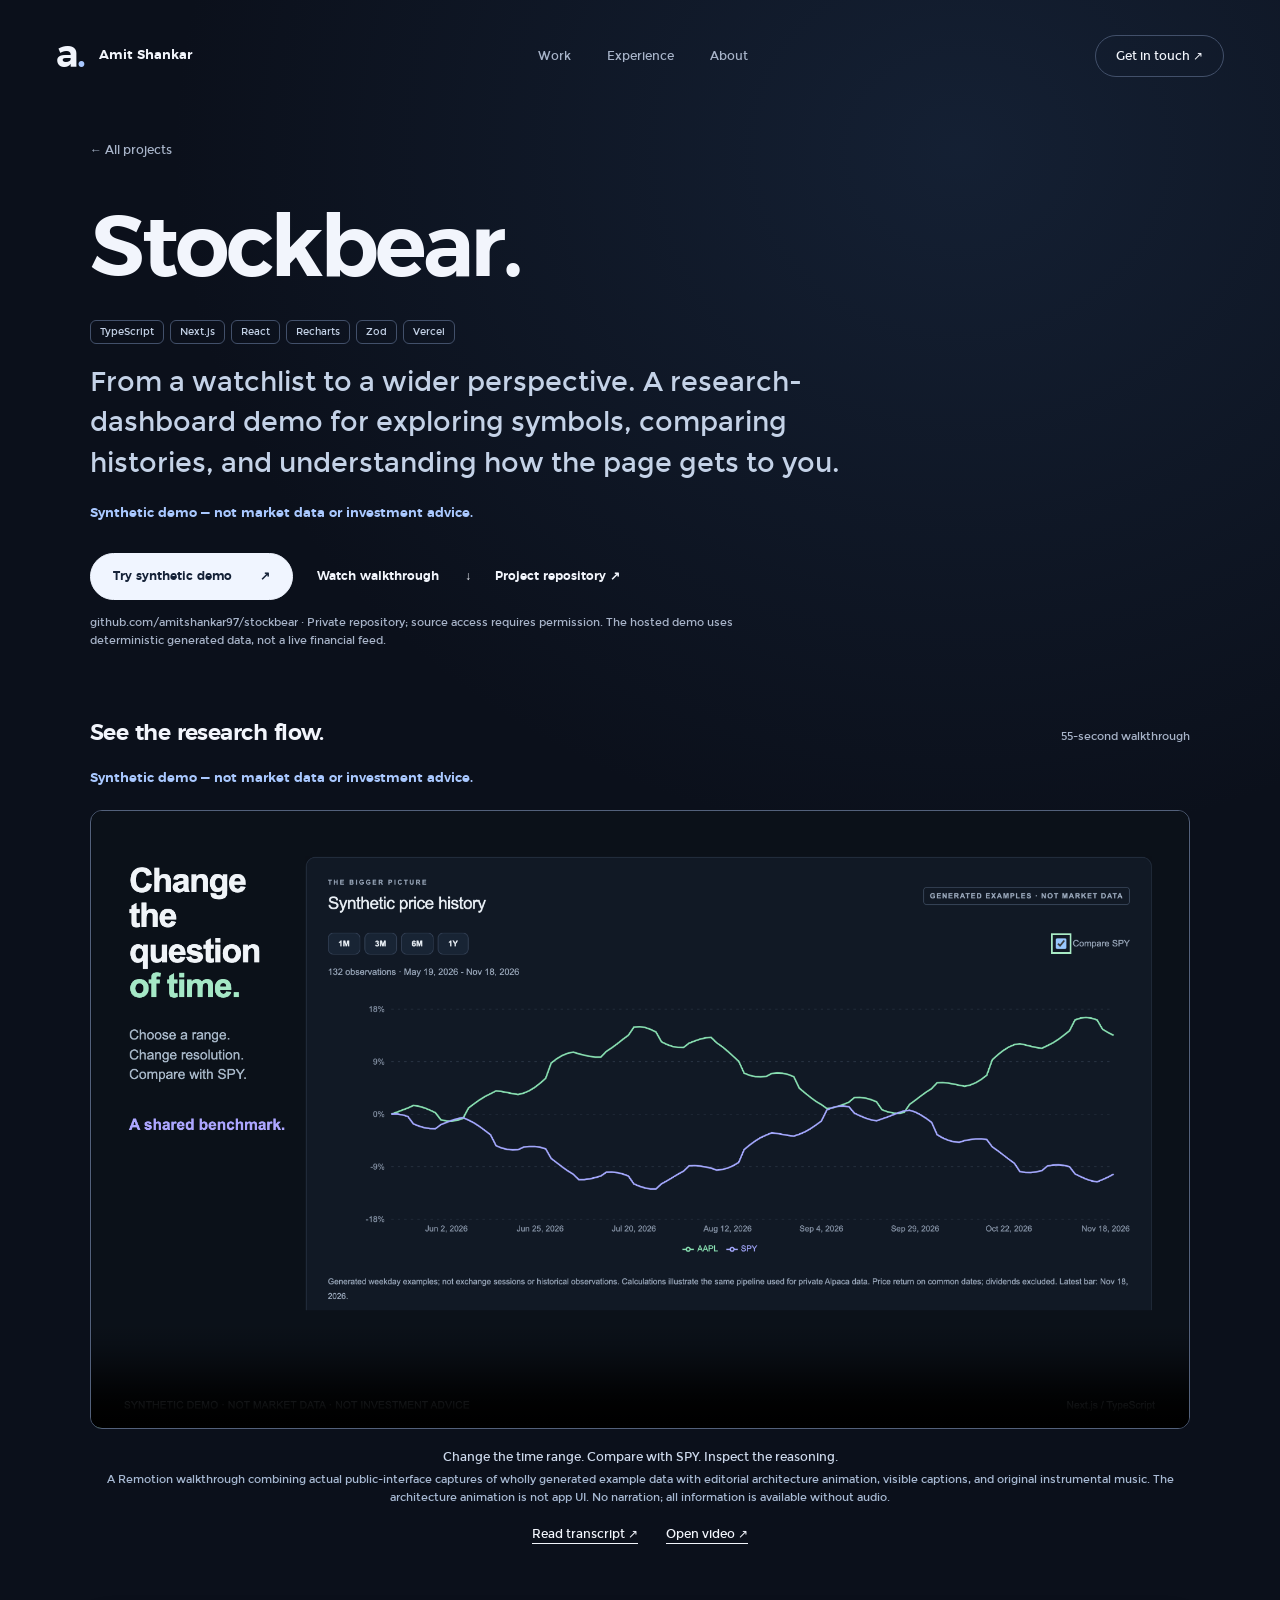
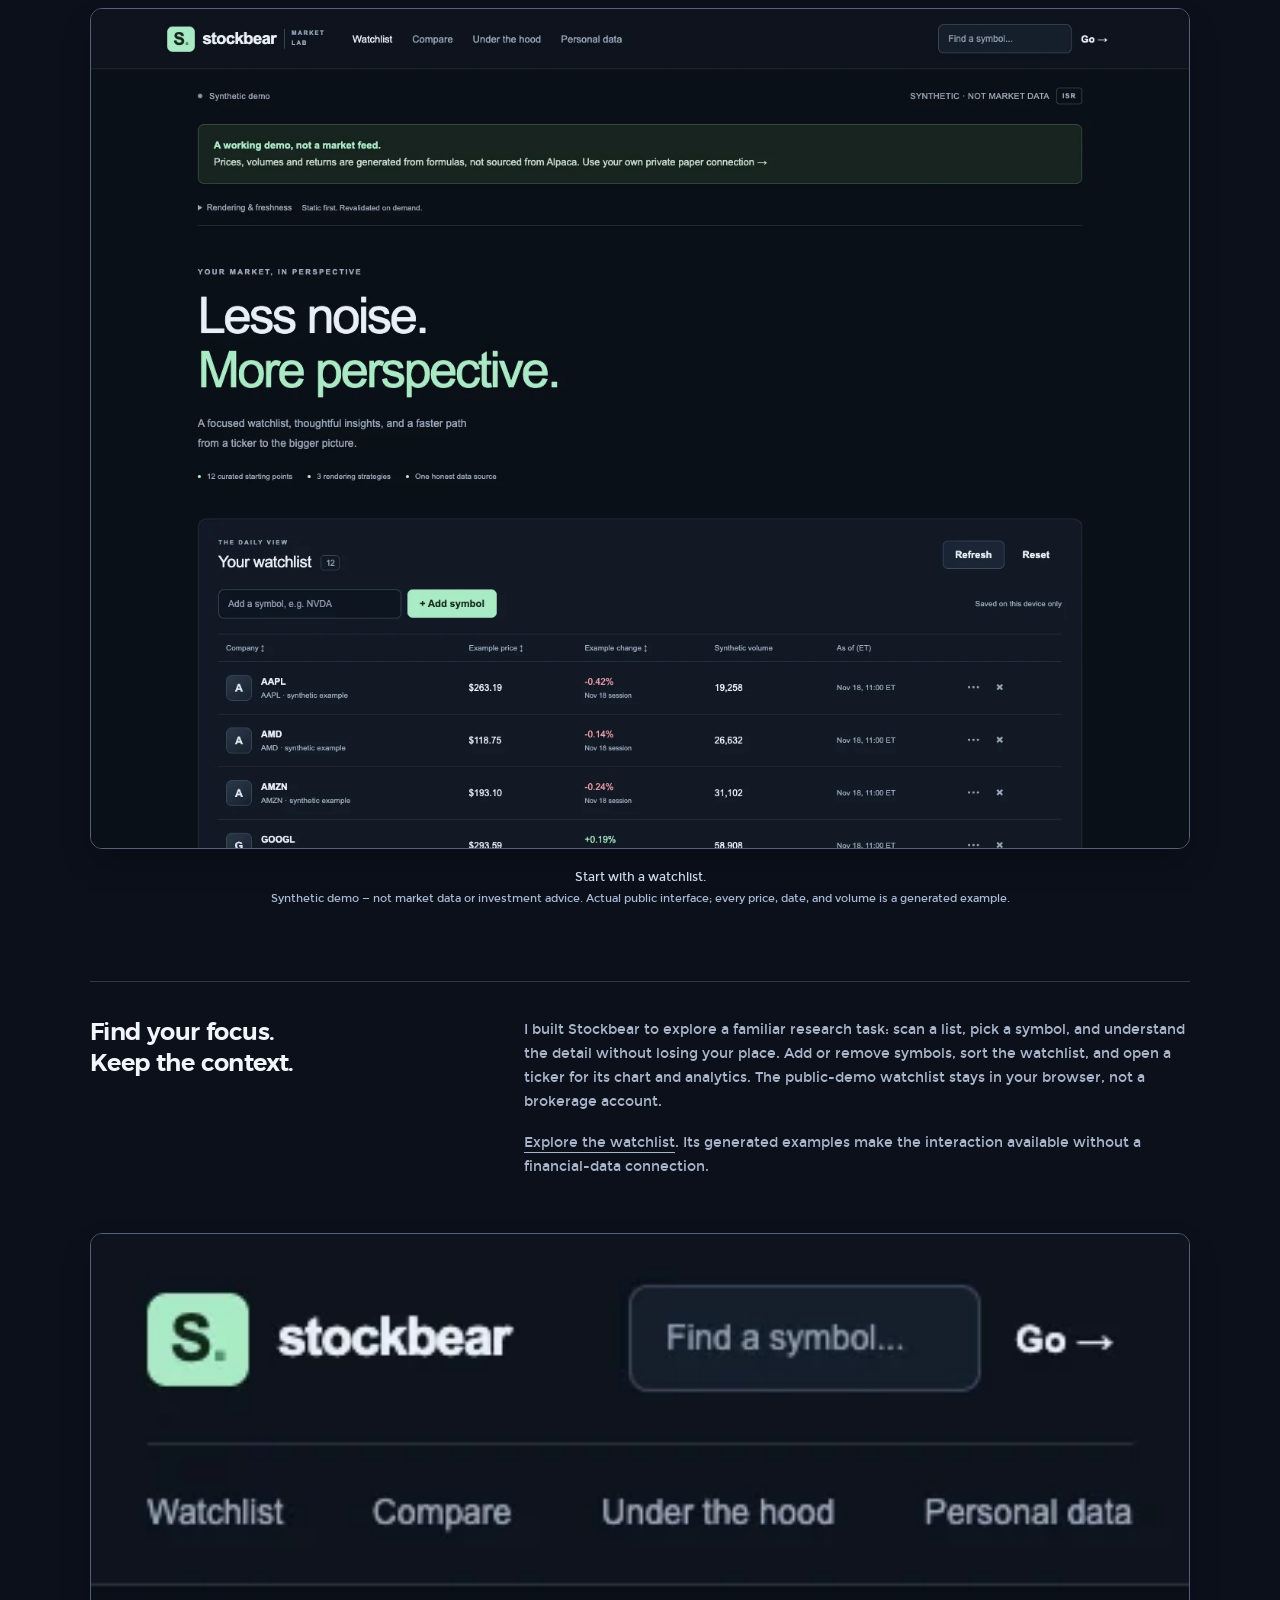
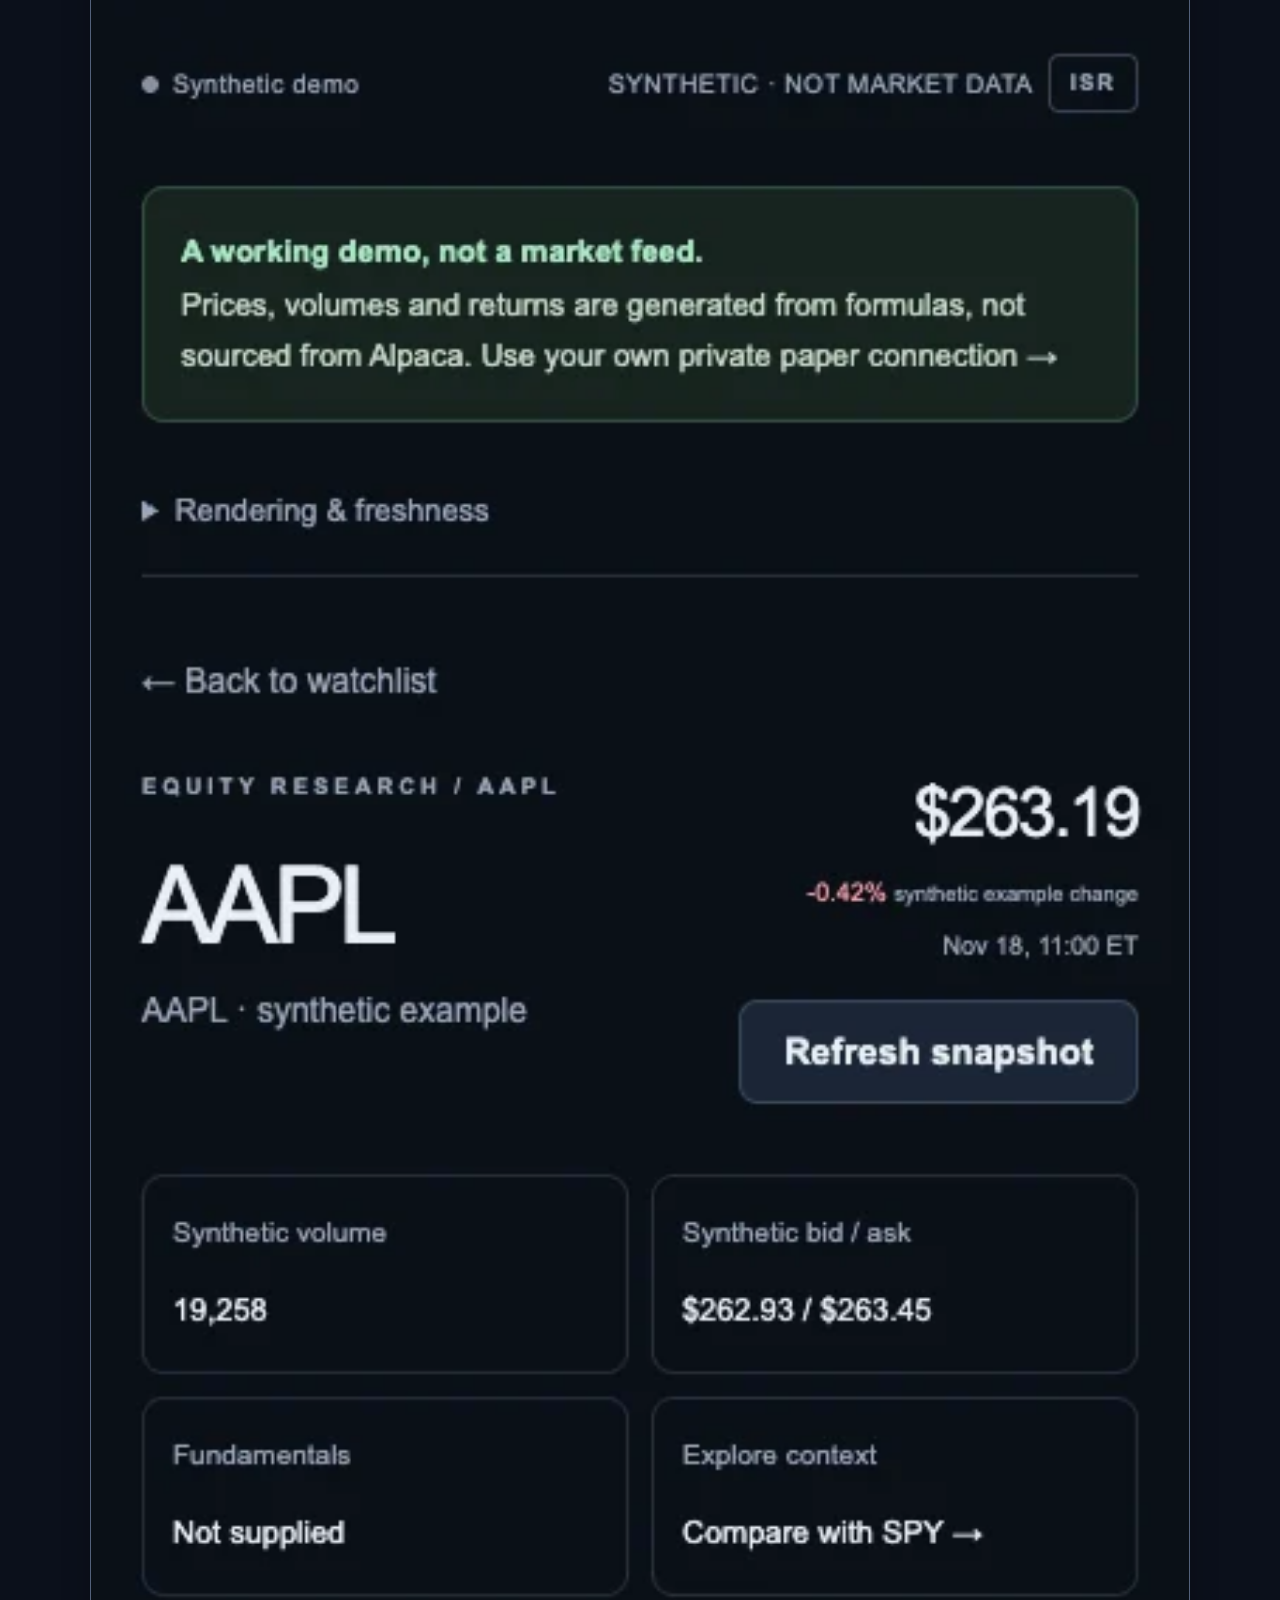
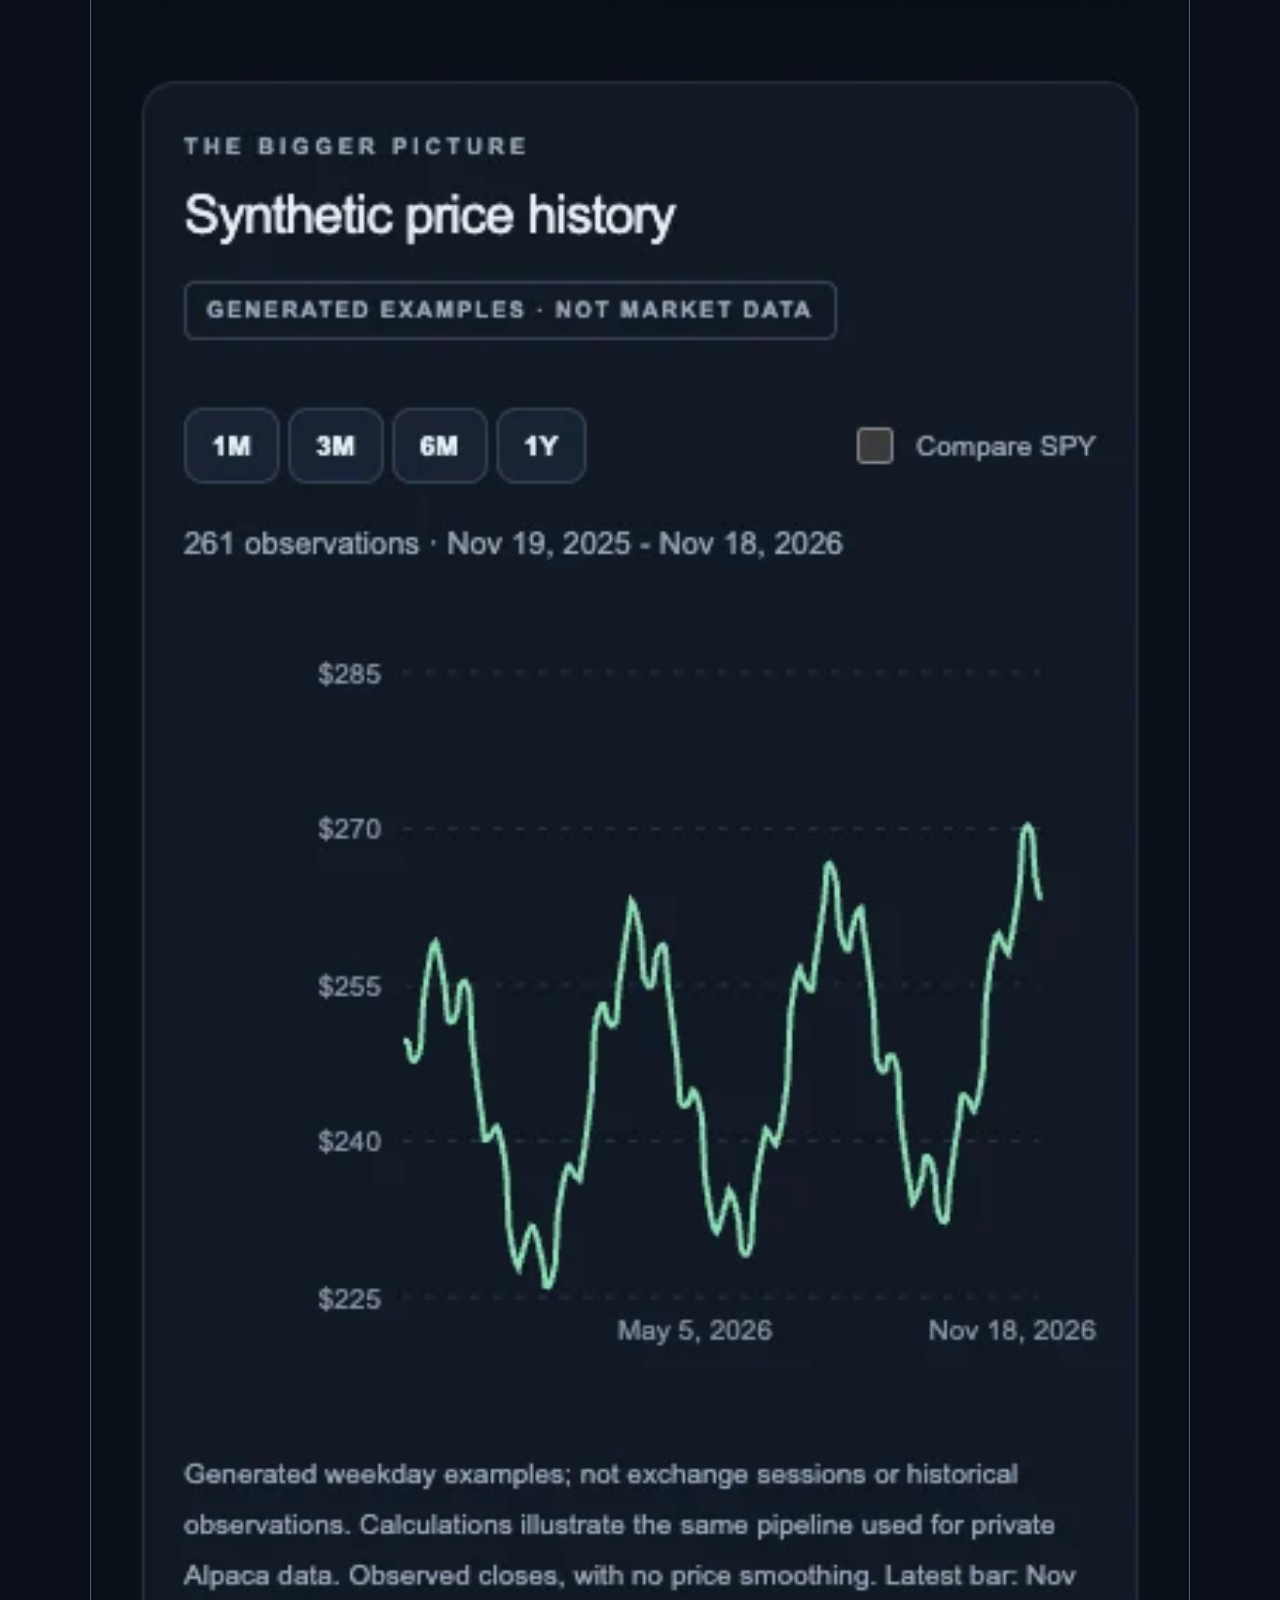
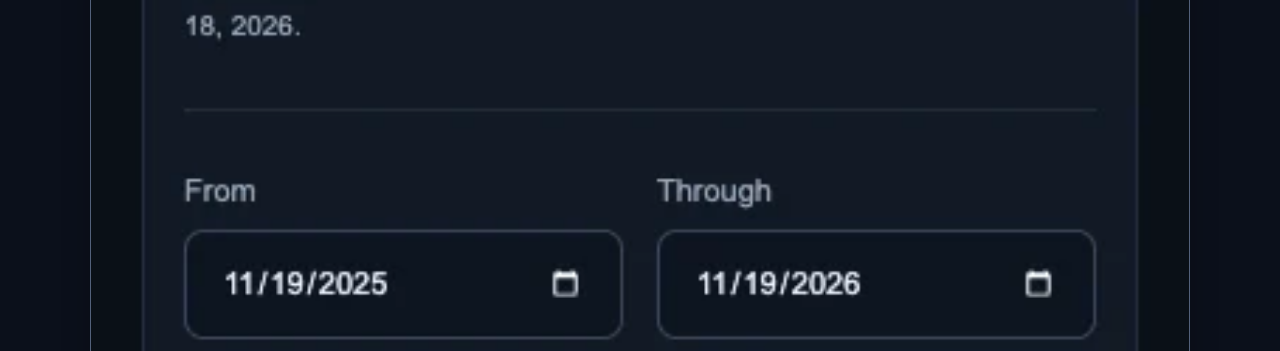
<file: stockbear.html>
<!doctype html>
<html lang="en">
<head>
    <meta charset="utf-8"><meta name="viewport" content="width=device-width, initial-scale=1"><meta name="theme-color" content="#0b101b">
    <meta name="description" content="Try Stockbear's synthetic demo: watchlists, charts, SPY comparisons, and rendering insights. Generated examples, not market data or investment advice.">
    <title>Stockbear — Amit Shankar</title>
    <link rel="canonical" href="https://amitshankar97.github.io/stockbear.html">
    <meta property="og:type" content="website"><meta property="og:site_name" content="Amit Shankar">
    <meta property="og:title" content="Stockbear — Amit Shankar">
    <meta property="og:description" content="Explore watchlists, charts, and SPY comparisons in Stockbear's public synthetic demo—not market data or investment advice.">
    <meta property="og:url" content="https://amitshankar97.github.io/stockbear.html">
    <meta property="og:image" content="https://amitshankar97.github.io/images/projects/stockbear-desktop.webp">
    <meta property="og:image:alt" content="Stockbear's public synthetic demo: generated chart and analytics, not market data or investment advice">
    <meta name="twitter:card" content="summary_large_image">
    <link rel="icon" href="favicon.svg" type="image/svg+xml"><link rel="alternate icon" href="favicon.png" type="image/png"><link rel="apple-touch-icon" href="apple-touch-icon.png"><link rel="stylesheet" href="css/portfolio.css">
</head>
<body>
    <a class="skip-link" href="#main">Skip to content</a>
    <header class="site-header"><a class="brand" href="index.html"><span class="brand-symbol" aria-hidden="true">a<span>.</span></span><span>Amit Shankar</span></a><nav aria-label="Main navigation"><a href="index.html#work">Work</a><a href="index.html#experience">Experience</a><a href="index.html#about">About</a></nav><a class="header-contact" href="mailto:amitarunshankar@gmail.com">Get in touch ↗</a></header>
    <main id="main" class="project-main">
        <a class="back-link" href="index.html#stockbear-feature">← All projects</a>
        <section class="project-hero"><h1>Stockbear.</h1><ul class="stack-chips" aria-label="Technology stack"><li>TypeScript</li><li>Next.js</li><li>React</li><li>Recharts</li><li>Zod</li><li>Vercel</li></ul><p class="lead">From a watchlist to a wider perspective. A research-dashboard demo for exploring symbols, comparing histories, and understanding how the page gets to you.</p><p class="demo-disclosure">Synthetic demo — not market data or investment advice.</p><div class="project-actions"><a class="button" href="https://stockbear.vercel.app/">Try synthetic demo <span aria-hidden="true">↗</span></a><a class="quiet-link" href="#walkthrough">Watch walkthrough <span aria-hidden="true">↓</span></a><a class="quiet-link" href="https://github.com/amitshankar97/stockbear">Project repository ↗</a></div><p class="source-note">github.com/amitshankar97/stockbear · Private repository; source access requires permission. The hosted demo uses deterministic generated data, not a live financial feed.</p></section>
        <section id="walkthrough" class="project-walkthrough" aria-labelledby="walkthrough-heading">
            <div class="section-heading"><h2 id="walkthrough-heading">See the research flow.</h2><span>55-second walkthrough</span></div>
            <p id="walkthrough-disclosure" class="demo-disclosure">Synthetic demo — not market data or investment advice.</p>
            <figure class="product-capture case-study-capture">
                <video controls playsinline preload="metadata" poster="media/stockbear/stockbear-synthetic-8ea71946.png" width="1920" height="1080" aria-labelledby="walkthrough-heading" aria-describedby="walkthrough-disclosure walkthrough-caption">
                    <source src="media/stockbear/stockbear-synthetic-8ea71946.mp4" type="video/mp4">
                    <track kind="captions" src="media/stockbear/stockbear-synthetic-8ea71946.vtt" srclang="en" label="English (also shown in video)">
                    Your browser does not support this video. <a href="media/stockbear/stockbear-synthetic-8ea71946.mp4">Open the synthetic walkthrough</a> or <a href="media/stockbear/stockbear-synthetic-8ea71946.txt">read the transcript</a>.
                </video>
                <figcaption id="walkthrough-caption">Change the time range. Compare with SPY. Inspect the reasoning.<span>A Remotion walkthrough combining actual public-interface captures of wholly generated example data with editorial architecture animation, visible captions, and original instrumental music. The architecture animation is not app UI. No narration; all information is available without audio.</span></figcaption>
                <div class="capture-links"><a href="media/stockbear/stockbear-synthetic-8ea71946.txt">Read transcript ↗</a><a href="media/stockbear/stockbear-synthetic-8ea71946.mp4">Open video ↗</a></div>
            </figure>
        </section>
        <figure class="product-capture case-study-capture">
            <a href="images/projects/stockbear-watchlist.webp"><img src="images/projects/stockbear-watchlist.webp" width="1440" height="1100" alt="Stockbear's public watchlist with add-symbol, refresh, sorting controls and generated example prices, changes, and volumes"></a>
            <figcaption>Start with a watchlist.<span>Synthetic demo — not market data or investment advice. Actual public interface; every price, date, and volume is a generated example.</span></figcaption>
        </figure>
        <div class="project-body">
            <section class="story-row"><h2>Find your focus.<br>Keep the context.</h2><div><p>I built Stockbear to explore a familiar research task: scan a list, pick a symbol, and understand the detail without losing your place. Add or remove symbols, sort the watchlist, and open a ticker for its chart and analytics. The public-demo watchlist stays in your browser, not a brokerage account.</p><p><a href="https://stockbear.vercel.app/">Explore the watchlist</a>. Its generated examples make the interaction available without a financial-data connection.</p></div></section>
            <figure class="product-capture case-study-capture walkthrough-capture">
                <a href="images/projects/stockbear-desktop.webp"><picture><source media="(max-width: 640px)" srcset="images/projects/stockbear-mobile.webp" width="390" height="1898"><img src="images/projects/stockbear-desktop.webp" width="1440" height="1644" loading="lazy" alt="Actual synthetic AAPL detail page with historical chart range and resolution controls, SPY comparison, return, volatility, and maximum drawdown"></picture></a>
                <figcaption>Move from a symbol to its history.<span>Synthetic demo — not market data or investment advice. Chart observations and analytics describe generated examples, not actual securities performance.</span></figcaption>
                <div class="capture-links"><a href="images/projects/stockbear-desktop.webp">View desktop chart ↗</a><a href="images/projects/stockbear-mobile.webp">View mobile chart ↗</a></div>
            </figure>
            <section class="story-row"><h2>A different horizon.<br>A useful benchmark.</h2><div><p>On a ticker page, change the time range and observation resolution, then compare the series with SPY. Return, volatility, and maximum drawdown sit alongside the chart, with calculation notes and a table alternative to the visualization.</p><p><a href="https://stockbear.vercel.app/stocks/AAPL">Open the AAPL example</a>. Price return excludes dividends; benchmark comparisons use shared observation dates. The dashboard explains those choices rather than presenting a number without context.</p></div></section>
            <figure class="product-capture case-study-capture walkthrough-capture">
                <a href="images/projects/stockbear-comparison.webp"><img src="images/projects/stockbear-comparison.webp" width="1440" height="1455" loading="lazy" alt="Public Stockbear comparison request for AAPL, MSFT, and QQQ, showing generated one-year price returns, SPY excess returns, shared observations, and date ranges"></a>
                <figcaption>Three symbols, one frame of reference.<span>Synthetic demo — not market data or investment advice. This actual server-rendered comparison uses generated observations for AAPL, MSFT, and QQQ.</span></figcaption>
            </figure>
            <section class="story-row"><h2>Compare like<br>with like.</h2><div><p>Choose up to three symbols for a request-driven comparison. Stockbear aligns the available dates before calculating period returns and excess return against SPY, so the comparison uses common observations.</p><p><a href="https://stockbear.vercel.app/compare?symbols=AAPL%2CMSFT%2CQQQ">Open this comparison</a>. The initial result arrives as meaningful server-rendered HTML; chart and watchlist controls add interaction in the browser.</p></div></section>
            <section class="story-row"><h2>Data &amp; delivery,<br>made visible.</h2><div><p>The delivery stack is <strong>TypeScript, Next.js, React, Recharts, and Zod</strong>, deployed on <strong>Vercel</strong>. Recharts supplies the interactive visualization; Zod validates data at the application boundary.</p><p>Incremental static regeneration serves the overview and curated ticker pages. Request-dependent server rendering handles comparisons; client updates keep watchlists and charts interactive. A Performance API inspector separates measured browser timings from freshness timestamps—not a configurable rendering lab or a performance guarantee.</p><p><a href="https://stockbear.vercel.app/about">Read the architecture notes</a> for rendering, caching, calculations, and privacy choices. Hosted personal connections are disabled; the separate private Alpaca integration has only been verified locally.</p></div></section>
            <section class="story-row"><h2>Explore the demo.<br>Know its limits.</h2><div><p><a href="https://stockbear.vercel.app/">Try the synthetic demo</a> to explore the watchlist, charts, and comparison flow. No live market feed, investment advice, or real investment outcome is represented.</p><p><a href="https://github.com/amitshankar97/stockbear">github.com/amitshankar97/stockbear</a> remains private; source access requires permission.</p></div></section>
        </div>
        <div class="next-project"><span>Keep exploring</span><a href="pixbyt.html">Pixbyt ↗</a></div>
    </main>
    <footer><span>Amit Shankar / Stockbear</span><div><a href="index.html">All work</a><a href="https://github.com/amitshankar97">GitHub</a></div></footer>
</body>
</html>
</file>
<file: css/portfolio.css>
@font-face{font-family:Portfolio;src:url("../fonts/montserrat/montserrat-regular-webfont.woff2") format("woff2");font-weight:400;font-display:swap}
@font-face{font-family:Portfolio;src:url("../fonts/montserrat/montserrat-semibold-webfont.woff2") format("woff2");font-weight:600 900;font-display:swap}
:root{color-scheme:dark;--bg:#0b101b;--surface:#131e30;--text:#f2f5fc;--muted:#a8b4c9;--line:#2c374b;--accent:#a9c8ff;--ease:cubic-bezier(.16,1,.3,1)}
*{box-sizing:border-box}
html{scroll-behavior:smooth;scroll-padding-top:32px}
body{margin:0;color:var(--text);background:var(--bg);font:400 15px/1.7 Portfolio,Arial,sans-serif;-webkit-font-smoothing:antialiased}
body:before{content:"";position:absolute;inset:0 0 auto;height:1000px;z-index:-1;background:radial-gradient(ellipse at 75% 15%,#22385866,transparent 58%);pointer-events:none}
a{color:inherit;text-underline-offset:5px}
button{font:inherit}
a,button{-webkit-tap-highlight-color:transparent}
:focus-visible{outline:2px solid #c1d9ff;outline-offset:6px}
.skip-link{position:fixed;top:-100px;left:20px;z-index:10;background:var(--text);color:var(--bg);padding:12px 20px}
.skip-link:focus{top:12px}
.site-header,main,footer{width:min(1240px,calc(100% - 112px));margin-inline:auto}
.site-header{height:112px;display:flex;align-items:center;justify-content:space-between;gap:32px}
.brand{display:flex;align-items:center;gap:14px;text-decoration:none;font-size:13px;font-weight:600}
.brand-symbol{font-size:38px;line-height:1;letter-spacing:-.04em}
.brand-symbol>span{color:var(--accent)}
nav{display:flex;gap:36px;font-size:12px}
nav a,.header-contact{text-decoration:none}
nav a{color:var(--muted);padding-block:12px}
nav a:hover,nav a[aria-current]{color:var(--text)}
.header-contact{font-size:12px;border:1px solid #42506a;border-radius:30px;padding:10px 20px}
.header-contact span{padding-left:12px}
h1,h2,h3,p,figure{margin:0}
h1,h2,h3{font-weight:600;text-wrap:balance}
h1{font-size:clamp(42px,5.5vw,74px);line-height:1.13;letter-spacing:-.04em}
.intro{padding:72px 0 64px}
.intro-heading{display:grid;grid-template-columns:1fr 240px;align-items:center;gap:64px}
.intro h1{font-size:clamp(40px,5vw,68px)}
.intro h1 span{display:block;color:var(--accent);font-size:clamp(22px,2.4vw,30px);line-height:1.35;letter-spacing:-.025em;margin-top:22px}
.intro p{max-width:590px;color:var(--muted);font-size:15px;margin-top:24px}
.hero-portrait{display:block;width:220px;height:264px;object-fit:cover;border-radius:22px;border:1px solid #53617b;box-shadow:0 20px 40px #0004}
.quiet-link{display:inline-flex;align-items:center;gap:26px;font-size:12px;font-weight:600;text-decoration:none;padding-block:12px;border-bottom:1px solid #687c99}
.intro .quiet-link{margin-top:24px}
.quiet-link:hover{border-color:var(--text)}
.section-heading{display:flex;align-items:baseline;justify-content:space-between;gap:24px;margin-bottom:28px}
.section-heading h2{font-size:22px;letter-spacing:-.025em}
.section-heading>span{font-size:11px;color:var(--muted)}
.project-picker{display:flex;gap:16px;margin-bottom:24px}
.project-choice{display:flex;align-items:center;gap:16px;width:260px;min-height:84px;border:1px solid var(--line);border-radius:16px;padding:12px 16px;text-decoration:none;font-size:14px;background:#111a29;transition:background .3s var(--ease),border-color .3s var(--ease),transform .3s var(--ease)}
.project-choice.selected{border-color:#b3cbf1;background:#23334c;box-shadow:0 9px 24px #02071144}
.project-choice:hover{border-color:#8097b8;transform:translateY(-3px)}
.project-choice small{display:block;color:var(--muted);font-size:10px;margin-top:3px}
.project-icon{height:46px;width:46px;flex-shrink:0;border-radius:10px;display:grid;place-items:center;font-size:31px;line-height:1}
.pixel-icon{background:#a9c8ff;color:#12213a}
.stock-icon{background:#b4d7cb;color:#12382d}
.choice-arrow{margin-left:auto;color:var(--accent);font-size:18px}
.featured-project{display:grid;grid-template-columns:1fr 1.15fr;align-items:center;gap:20px;min-height:450px;padding:48px 52px;background:linear-gradient(115deg,#18263c,#142037 55%,#1b2c47);border:1px solid #35445c;border-radius:24px;overflow:hidden}
.featured-project[hidden]{display:none}
.featured-project+.featured-project{margin-top:24px}
.project-category{font-size:10px;color:var(--accent);letter-spacing:.015em}
.feature-copy h3{font-size:clamp(32px,3.8vw,48px);line-height:1.2;letter-spacing:-.04em;margin:19px 0}
.feature-copy p{font-size:13px;color:#bdc9dc;max-width:350px}
.action-row{display:flex;flex-wrap:wrap;align-items:center;gap:20px;margin-top:28px}
.button{display:inline-flex;align-items:center;justify-content:space-between;gap:28px;background:#f0f5ff;color:#152238;border:1px solid #f0f5ff;border-radius:28px;padding:12px 22px;text-decoration:none;font-size:12px;font-weight:600;transition:background .25s var(--ease),box-shadow .25s var(--ease)}
.button:hover{background:#c9dcff;box-shadow:0 7px 20px #0004}
.feature-index{font-size:10px;color:#b7c5d9}
.product-capture{min-width:0;text-align:center}
.product-capture>a{display:block;border-radius:12px}
.product-capture img{display:block;width:100%;height:auto;border-radius:12px;border:1px solid #53617b;box-shadow:0 16px 30px #0003}
.product-capture figcaption{margin-top:18px}
.case-study-capture{max-width:1100px;margin-inline:auto}
.case-study-capture figcaption{font-size:12px}
.case-study-capture figcaption span{font-size:11px}
.walkthrough-capture{margin-block:0 56px}
.project-walkthrough{margin-bottom:64px}
.project-walkthrough .section-heading{margin-bottom:16px}
.project-walkthrough .demo-disclosure{margin:0 0 20px}
.project-walkthrough video{display:block;width:100%;height:auto;aspect-ratio:16/9;background:#080d15;border:1px solid #53617b;border-radius:12px}
.capture-links{display:flex;justify-content:center;flex-wrap:wrap;gap:12px 28px;margin-top:16px;font-size:12px}
.pixel-scene{text-align:center;align-self:stretch;display:flex;flex-direction:column;justify-content:center;align-items:center;min-width:0}
.pixel-device{width:100%;max-width:410px;aspect-ratio:1.95;background:linear-gradient(135deg,#827466,#302d2b 4%,#0b1017 7%,#090d14 94%,#4a4640 96%,#837261);border-radius:17px;padding:18px;position:relative;transform:perspective(1000px) rotateY(-7deg) rotateZ(-3deg);box-shadow:12px 35px 36px #0007}
.pixel-screen{position:relative;height:100%;overflow:hidden;background:#101b35;border-radius:5px;isolation:isolate}
.pixel-screen:after{content:"";position:absolute;inset:0;z-index:5;background-image:radial-gradient(transparent 46%,#050a14 57%);background-size:6px 6px}
.pixel-sun{position:absolute;width:60px;height:60px;border-radius:50%;background:#f9bca1;top:15%;right:18%}
.pixel-mountain{position:absolute;inset:24% -5% -5%;clip-path:polygon(0 100%,0 60%,25% 3%,50% 70%,75% 12%,100% 80%,100% 100%);background:#5b7abc}
.mountain-front{inset:48% -4% -4%;background:#a9c8ff;clip-path:polygon(0 70%,22% 30%,43% 90%,69% 0,100% 68%,100% 100%,0 100%)}
.pixel-word{position:absolute;left:8%;top:12%;color:#e1ebff;font-size:clamp(14px,2.4vw,27px);font-weight:600;letter-spacing:.12em}
.pixel-ground{position:absolute;inset:90% 0 0;background:#c4dfcd}
.device-foot{position:absolute;bottom:-7px;left:18%;right:18%;height:8px;background:#111821;border-radius:0 0 6px 6px}
figcaption{font-size:10px;color:#ccd8eb;margin-top:36px}
figcaption span{display:block;font-size:9px;color:#a8bad4;margin-top:3px}
.stockbear-feature{background:linear-gradient(115deg,#172e30,#14272f 70%,#1a3b3e)}
.stock-scene{text-align:center}
.stock-emblem{font-size:180px;font-weight:600;line-height:1.1;letter-spacing:-.04em;color:#c5e3d8;position:relative;display:inline-block}
.stock-emblem span{font-size:62px;position:absolute;top:10%;right:-50px;color:#91c7c3}
.earlier-work,.experience{padding-top:112px}
.archive-image{display:block;max-width:640px;overflow:hidden;border-radius:14px;background:#202a38;border:1px solid var(--line)}
.archive-image img{display:block;width:100%;height:auto;max-height:300px;object-fit:cover;object-position:top}
.project-list article{display:grid;grid-template-columns:1fr 1.5fr .8fr;gap:40px;align-items:baseline;border-top:1px solid var(--line);padding:25px 0}
.project-list h3{font-size:15px}
.project-list p{color:var(--muted);font-size:12px;max-width:480px}
.project-list a{justify-self:end;font-size:10px}
.stack-chips{display:flex;flex-wrap:wrap;gap:6px;list-style:none;padding:0;margin:12px 0 18px}
.stack-chips li{padding:3px 9px;border:1px solid #42506a;border-radius:6px;color:#c4d2e7;font-size:10px;line-height:1.6}
.project-list .stack-chips{margin-bottom:0}
.project-list .collapsed-project{display:block}
.collapsed-project summary{cursor:pointer;min-height:32px}
.collapsed-project summary h3{display:inline}
.collapsed-project summary::marker{color:var(--accent)}
.archive-entry .stack-chips{margin:12px 0 18px}
.archive-entry a{display:inline-block;margin-top:16px}
.archive-entry .archive-image{display:block}
.section-intro{max-width:620px;color:var(--muted);font-size:13px;margin-bottom:36px}
.experience-row{display:grid;grid-template-columns:180px 1fr 120px;gap:36px;border-top:1px solid var(--line);padding:28px 0}
.experience-row>span{font-size:11px;color:var(--muted);padding-top:4px}
.experience-row>span:last-child{text-align:right}
.experience-row h3{font-size:18px;letter-spacing:-.02em}
.experience-row p{font-size:12px;color:#d0daeb;margin:5px 0}
.experience-row small{font-size:11px;color:var(--muted)}
.experience-depth{margin-top:20px;max-width:660px}
.experience-depth>summary{cursor:pointer;color:var(--accent);font-size:12px;padding:6px 0}
.experience-depth>p{margin-top:12px;color:var(--muted)}
.experience-depth .impact-list{margin-top:12px}
.experience-demo{max-width:460px;margin:20px 0 0 18px}
.experience-demo>summary{cursor:pointer;padding:6px 0}
.experience-demo>summary::marker{color:var(--accent)}
.experience-demo h4{display:inline;margin:0;font-size:12px;font-weight:600}
.experience-demo>summary>span{display:inline-block;margin-left:12px;font-size:10px;color:var(--muted)}
.experience-demo>p{margin:10px 0 14px;font-size:11px;color:var(--muted)}
.experience-demo video{display:block;width:100%;height:auto;aspect-ratio:1018/720;background:#080d15;border:1px solid #53617b;border-radius:8px}
.experience-demo-description{margin-top:10px;color:var(--muted);font-size:11px}
.experience-demo-description summary{color:var(--text);cursor:pointer}
.experience-demo-description p{margin-top:12px}
@media(max-width:700px){.experience-demo{margin-left:12px}}
.impact-list{padding-left:17px;margin:18px 0 0;max-width:660px;color:var(--muted);font-size:12px}
.impact-list li{padding-left:4px;margin:10px 0}
.impact-list strong{color:var(--text);font-weight:600}
.about{padding:112px 0}
.about img{width:180px;height:200px;object-fit:cover;border-radius:16px;filter:saturate(.6)}
.about h2{font-size:32px;letter-spacing:-.03em;margin-bottom:20px}
.about p{max-width:650px;font-size:13px;color:var(--muted);margin:12px 0}
.about .skills{color:var(--accent);font-size:11px}
.contact{padding:64px 0 88px;border-top:1px solid var(--line);display:flex;align-items:flex-end;justify-content:space-between;gap:32px}
.contact h2{font-size:clamp(36px,4.4vw,56px);line-height:1.15;letter-spacing:-.04em}
.contact>a{font-size:15px;padding-bottom:8px;text-decoration:none;border-bottom:1px solid var(--muted)}
.contact>a span{padding-left:40px}
footer{display:flex;justify-content:space-between;gap:24px;padding:28px 0 40px;border-top:1px solid var(--line);font-size:10px;color:var(--muted)}
footer>div{display:flex;gap:28px}
footer a{text-decoration:none}
.project-main{max-width:1100px}
.back-link{display:inline-flex;gap:15px;color:var(--muted);font-size:12px;margin:28px 0 42px;text-decoration:none}
.project-hero{padding-bottom:64px}
.project-hero h1{font-size:clamp(48px,7vw,86px);margin-bottom:20px}
.project-hero .lead{max-width:770px;font-size:clamp(19px,2.4vw,27px);line-height:1.5;color:#c4d2e7}
.project-actions{display:flex;align-items:center;flex-wrap:wrap;gap:24px;margin-top:28px}
.project-actions .quiet-link{border:0}
.source-note{font-size:11px;color:var(--muted);margin-top:14px;max-width:650px}
.demo-disclosure{font-size:13px;font-weight:600;color:var(--accent);margin-top:20px;max-width:650px}
.feature-copy p.demo-disclosure{color:var(--text);font-size:12px}
.project-visual{min-height:380px;display:flex;align-items:center;justify-content:center;border-radius:24px;background:linear-gradient(125deg,#20304d,#142034);border:1px solid #35445c;padding:60px 40px}
.project-visual .pixel-scene{width:min(600px,100%);min-height:300px}
.project-visual .pixel-device{max-width:510px}
.project-visual .pixel-word{font-size:32px}
.project-visual .pixel-screen:after{background-size:8px 8px}
.project-visual .pixel-sun{width:80px;height:80px}
.project-body{padding:72px 0 40px}
.story-row{display:grid;grid-template-columns:1fr 1.8fr;gap:64px;padding:36px 0;border-top:1px solid var(--line)}
.story-row h2{font-size:24px;line-height:1.3;letter-spacing:-.025em}
.story-row p{font-size:14px;color:var(--muted);margin-bottom:18px;max-width:700px}
.story-row ul,.story-row ol{padding-left:20px;margin:0;color:var(--muted);font-size:13px}
.story-row li{padding-left:6px;margin-bottom:12px}
.story-row strong{color:var(--text);font-weight:600}
.factory-quality{border-top:1px solid var(--line);padding:36px 0 56px}
.factory-quality h2{font-size:clamp(24px,3vw,34px);line-height:1.3;letter-spacing:-.025em}
.quality-intro{max-width:680px;margin-top:18px;color:var(--muted);font-size:14px}
.factory-flow{display:flex;flex-wrap:wrap;gap:12px 28px;padding:24px 0;margin:28px 0 0;border-block:1px solid var(--line);list-style:none}
.factory-flow li{flex:1 1 130px;font-size:12px;color:var(--accent);line-height:1.6}
.quality-gates{margin:12px 0 0}
.quality-gates>div{display:grid;grid-template-columns:220px 1fr;gap:32px;padding:22px 0;border-bottom:1px solid var(--line)}
.quality-gates dt{font-weight:600;font-size:15px}
.quality-gates dd{margin:0;max-width:700px;color:var(--muted);font-size:13px}
.quality-gates strong,.quality-paths strong{color:var(--text);font-weight:600}
.quality-paths{display:grid;grid-template-columns:1fr 1fr;gap:32px;margin-top:28px}
.quality-paths p{font-size:13px;color:var(--muted)}
.quality-detail{max-width:760px;margin-top:24px;color:var(--muted);font-size:12px}
.quality-detail summary{cursor:pointer;color:var(--text)}
.quality-detail p{margin-top:12px}
@media(max-width:700px){.quality-gates>div{grid-template-columns:1fr;gap:8px}.factory-flow{gap:16px 24px}.factory-flow li{flex-basis:40%}.quality-paths{grid-template-columns:1fr;gap:16px}.factory-quality{padding:28px 0 40px}}
.next-project{border-top:1px solid var(--line);padding:48px 0 64px;display:flex;justify-content:space-between;align-items:center;font-size:12px;color:var(--muted)}
.next-project a{font-size:24px;color:var(--text);text-decoration:none}
@media(prefers-reduced-motion:no-preference){.pixel-device{animation:device-arrive 1.2s var(--ease) both}@keyframes device-arrive{from{transform:perspective(1000px) rotateY(0) rotateZ(0) translateY(14px)}to{transform:perspective(1000px) rotateY(-7deg) rotateZ(-3deg)}}}
@media(max-width:1000px){.site-header,main,footer{width:calc(100% - 64px)}.intro-heading{gap:36px}.intro p{max-width:290px;font-size:13px}.featured-project{padding:36px;grid-template-columns:1fr 1fr}.feature-index{display:none}.pixel-device{padding:12px}.archive-feature{gap:36px}.project-list article{gap:24px}.experience-row{grid-template-columns:145px 1fr 100px;gap:24px}}
@media(max-width:700px){.site-header,main,footer{width:calc(100% - 40px)}.site-header{height:auto;min-height:104px;flex-wrap:wrap;gap:4px 20px;padding:20px 0}.brand{font-size:12px}.brand-symbol{font-size:32px}.header-contact{font-size:10px;padding:8px 12px}.header-contact span{padding-left:4px}nav{order:3;width:100%;gap:28px;font-size:11px;margin-top:8px}.intro{padding:38px 0 48px}.intro-heading{display:block}.intro p{max-width:430px;margin-top:24px;font-size:13px}.intro>.quiet-link{margin-top:18px}.section-heading{gap:16px;margin-bottom:22px}.section-heading h2{font-size:19px}.section-heading>span{font-size:9px;text-align:right}.project-picker{gap:10px}.project-choice{width:50%;gap:10px;padding:10px;min-height:70px;border-radius:12px;font-size:12px}.project-choice small{font-size:8px}.project-icon{width:32px;height:36px;border-radius:7px;font-size:24px}.choice-arrow{display:none}.featured-project{grid-template-columns:1fr;gap:40px;padding:30px 24px;border-radius:18px}.feature-copy h3{font-size:36px;margin-block:15px}.feature-copy p{max-width:460px}.pixel-scene{min-height:200px;padding:10px 5px 0}.pixel-device{width:88%;max-width:350px}.pixel-word{font-size:22px}.pixel-sun{width:50px;height:50px}figcaption{margin-top:28px;font-size:9px}figcaption span{font-size:8px}.action-row{margin-top:22px}.stock-emblem{font-size:140px}.stock-emblem span{font-size:45px;right:-34px}.earlier-work,.experience{padding-top:72px}.archive-feature{grid-template-columns:1fr;gap:25px;margin-top:28px}.archive-feature h3{font-size:23px}.project-list article{grid-template-columns:1fr;gap:10px;padding:24px 0}.project-list a{justify-self:start}.experience-row{grid-template-columns:1fr;gap:8px;padding:24px 0}.experience-row>span:last-child{display:none}.about{grid-template-columns:1fr;gap:28px;padding:72px 0}.about img{width:110px;height:125px;border-radius:12px}.about h2{font-size:28px}.contact{padding:42px 0 56px;display:block}.contact>a{display:inline-block;margin-top:28px}footer{flex-direction:column;gap:16px}footer>div{flex-wrap:wrap;gap:22px}.back-link{margin:20px 0 32px}.project-hero{padding-bottom:36px}.project-hero .lead{font-size:20px}.project-visual{padding:32px 16px;min-height:270px;border-radius:16px}.project-visual .pixel-scene{min-height:200px}.project-visual .pixel-word{font-size:22px}.project-visual .pixel-sun{width:50px;height:50px}.project-visual .pixel-screen:after{background-size:5px 5px}.project-body{padding-top:36px}.story-row{grid-template-columns:1fr;gap:22px;padding:28px 0}.story-row h2{font-size:23px}.story-row p{font-size:13px}.next-project a{font-size:20px}}
@media(prefers-reduced-motion:reduce){html{scroll-behavior:auto}*,*:before,*:after{animation:none!important;transition:none!important}}
@media(max-width:1000px){.intro-heading{grid-template-columns:1fr 200px}.hero-portrait{width:180px;height:216px}.intro p{max-width:560px}}
@media(max-width:700px){.intro-heading{display:flex;flex-direction:column;align-items:flex-start;gap:28px}.hero-portrait{order:-1;width:100px;height:120px;border-radius:12px}.intro h1{font-size:40px}.intro h1 span{font-size:22px;max-width:350px}.intro p{max-width:430px}.intro .quiet-link{margin-top:18px}}
@media print{body{background:white;color:black}body:before,.site-header,.project-picker,.pixel-scene,.stock-scene,.contact,footer{display:none}.site-header,main,footer{width:100%}.featured-project,.featured-project[hidden]{display:block;background:white;color:black;border:1px solid #aaa;break-inside:avoid}.feature-copy p,.project-category,.section-intro,.experience-row p,.experience-row small,.experience-row>span,.story-row p,.story-row li,.project-hero .lead{color:#333}.project-list article,.experience-row,.story-row{break-inside:avoid}.earlier-work,.experience,.about{padding-top:32px}.button{background:white;color:black;border:1px solid black}}
</file>
